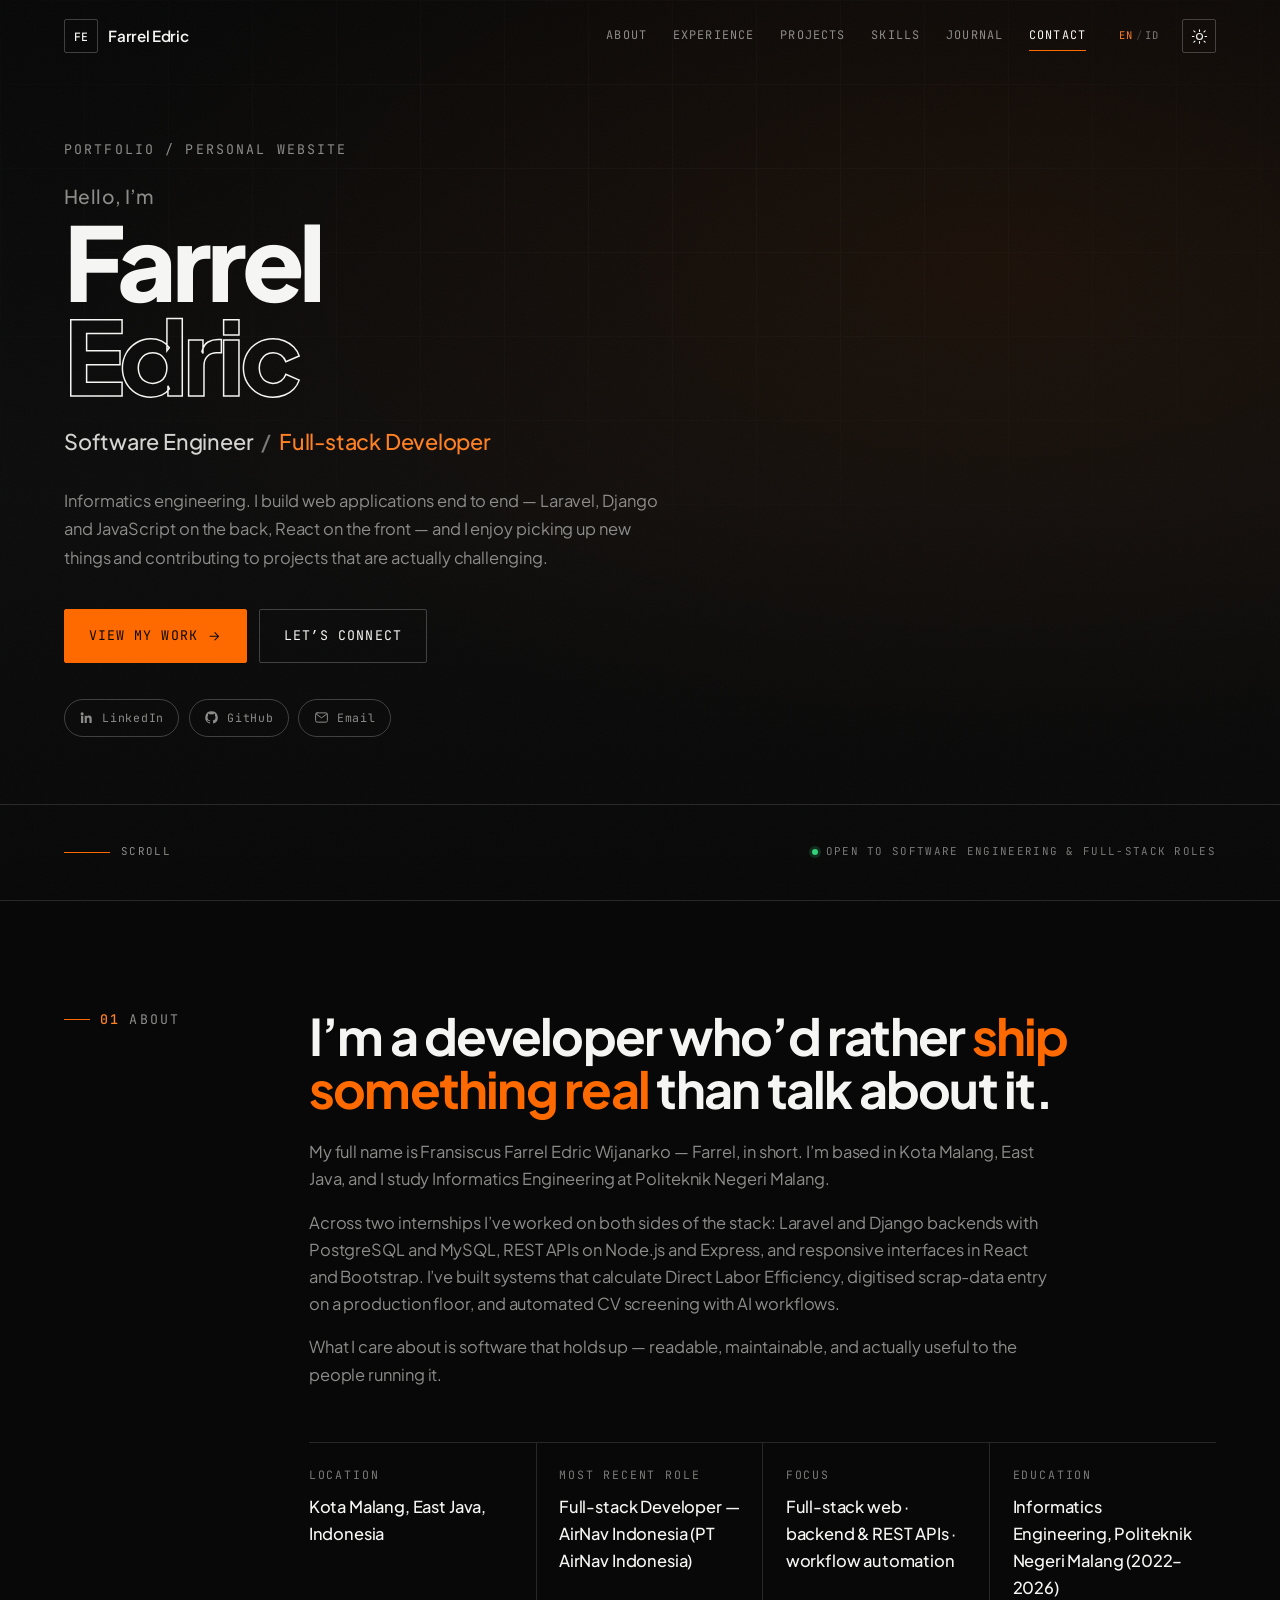
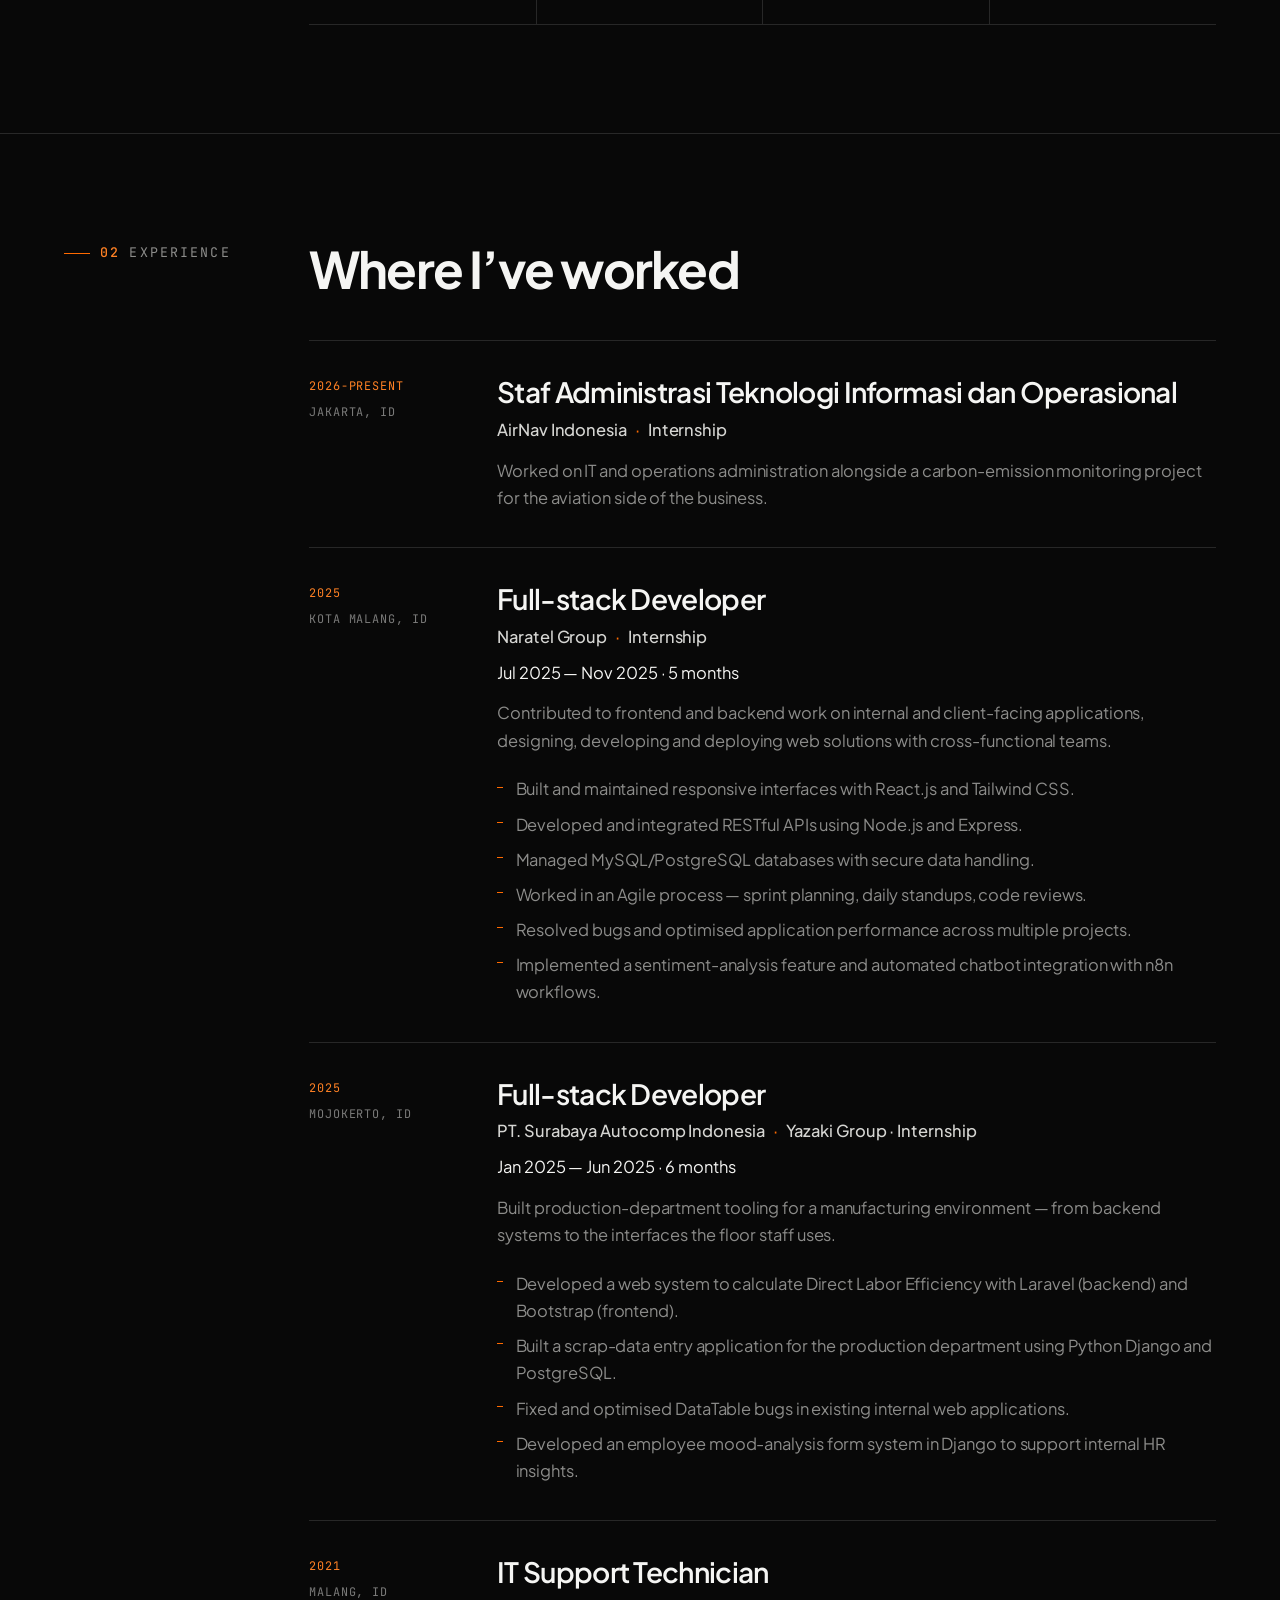
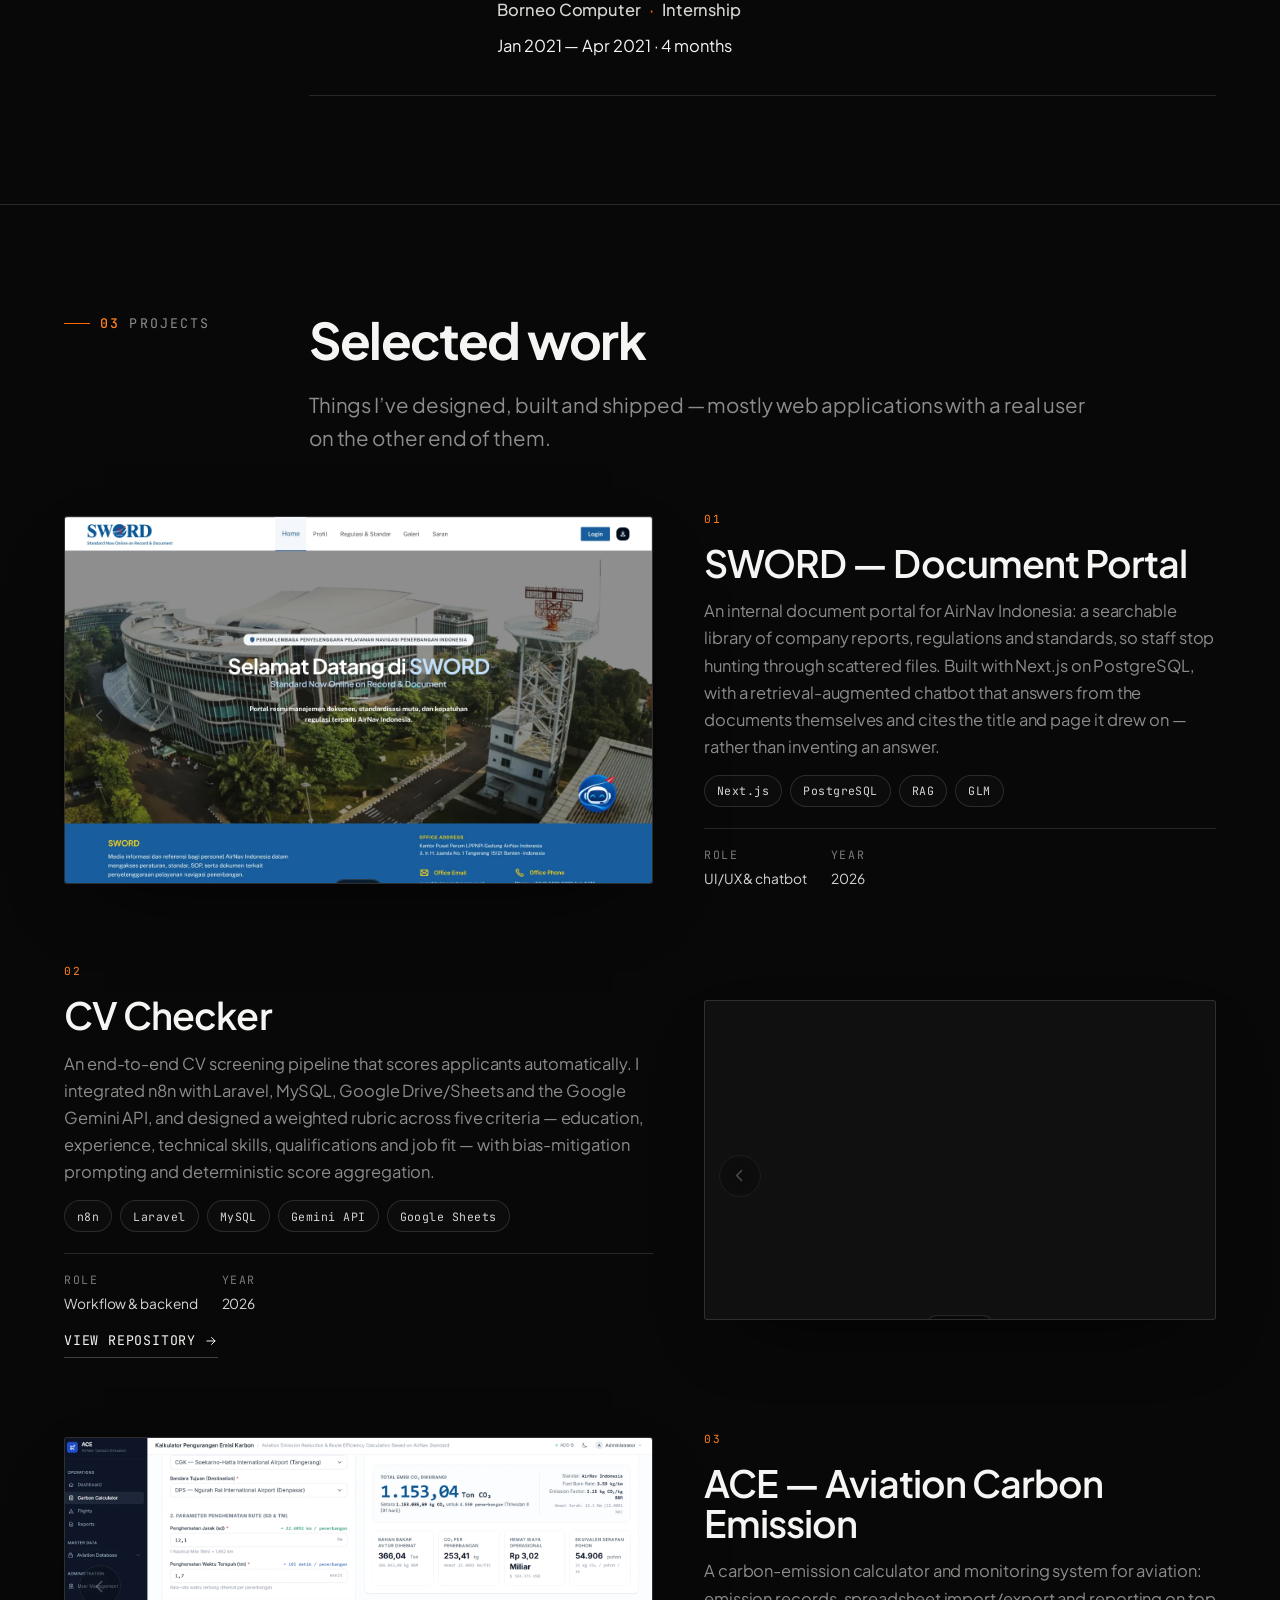
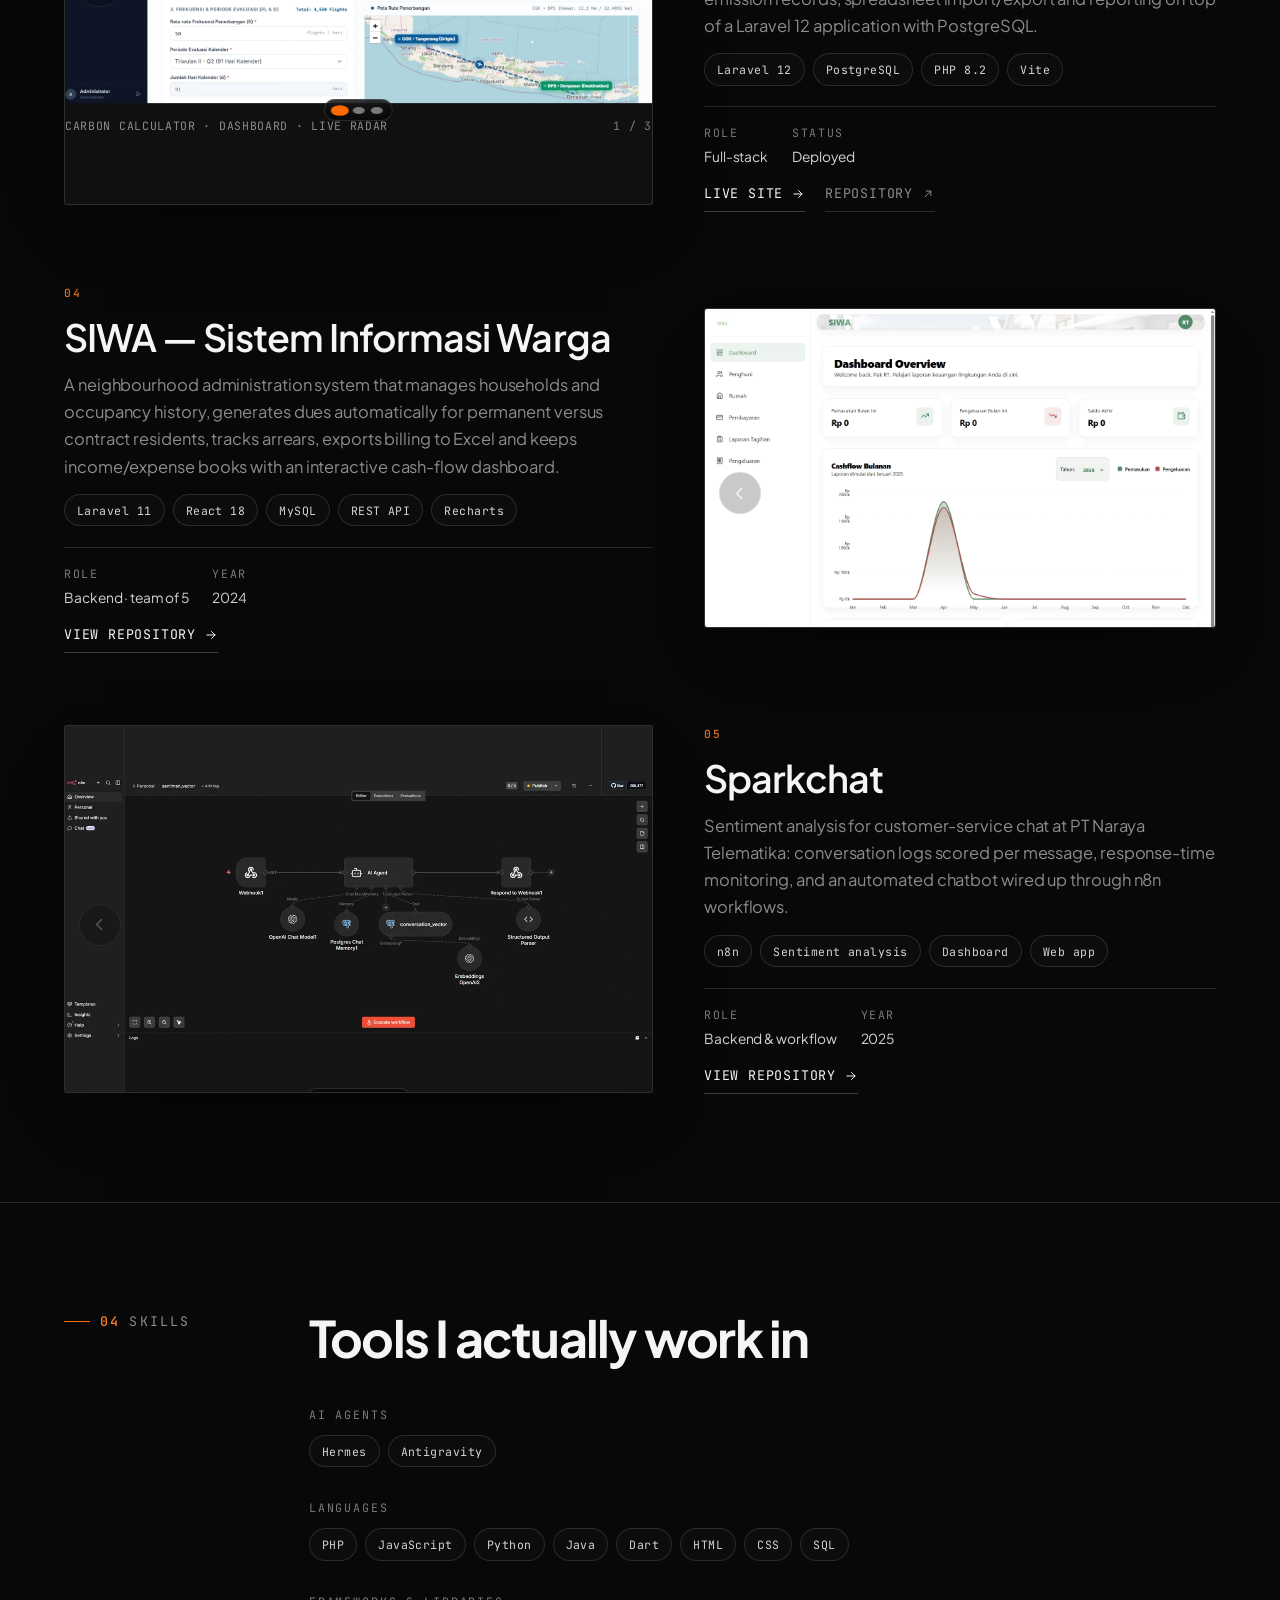
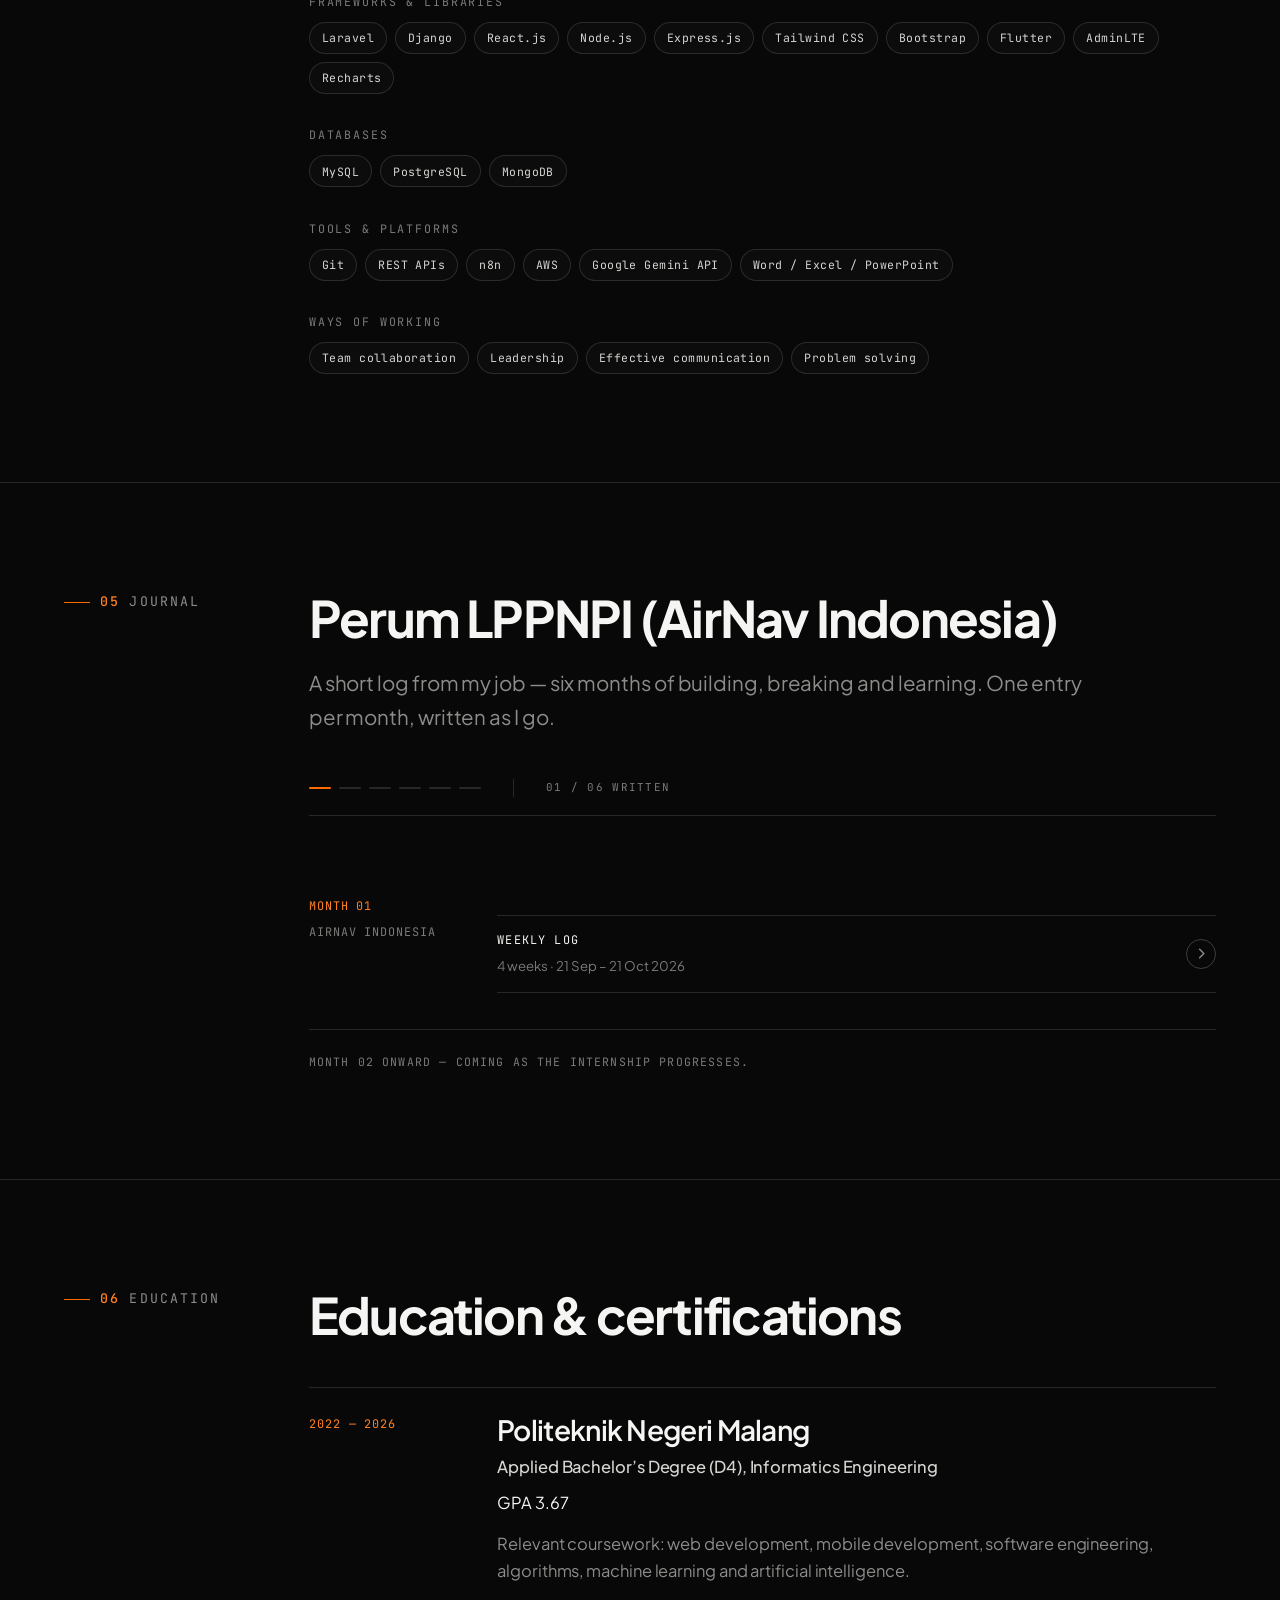
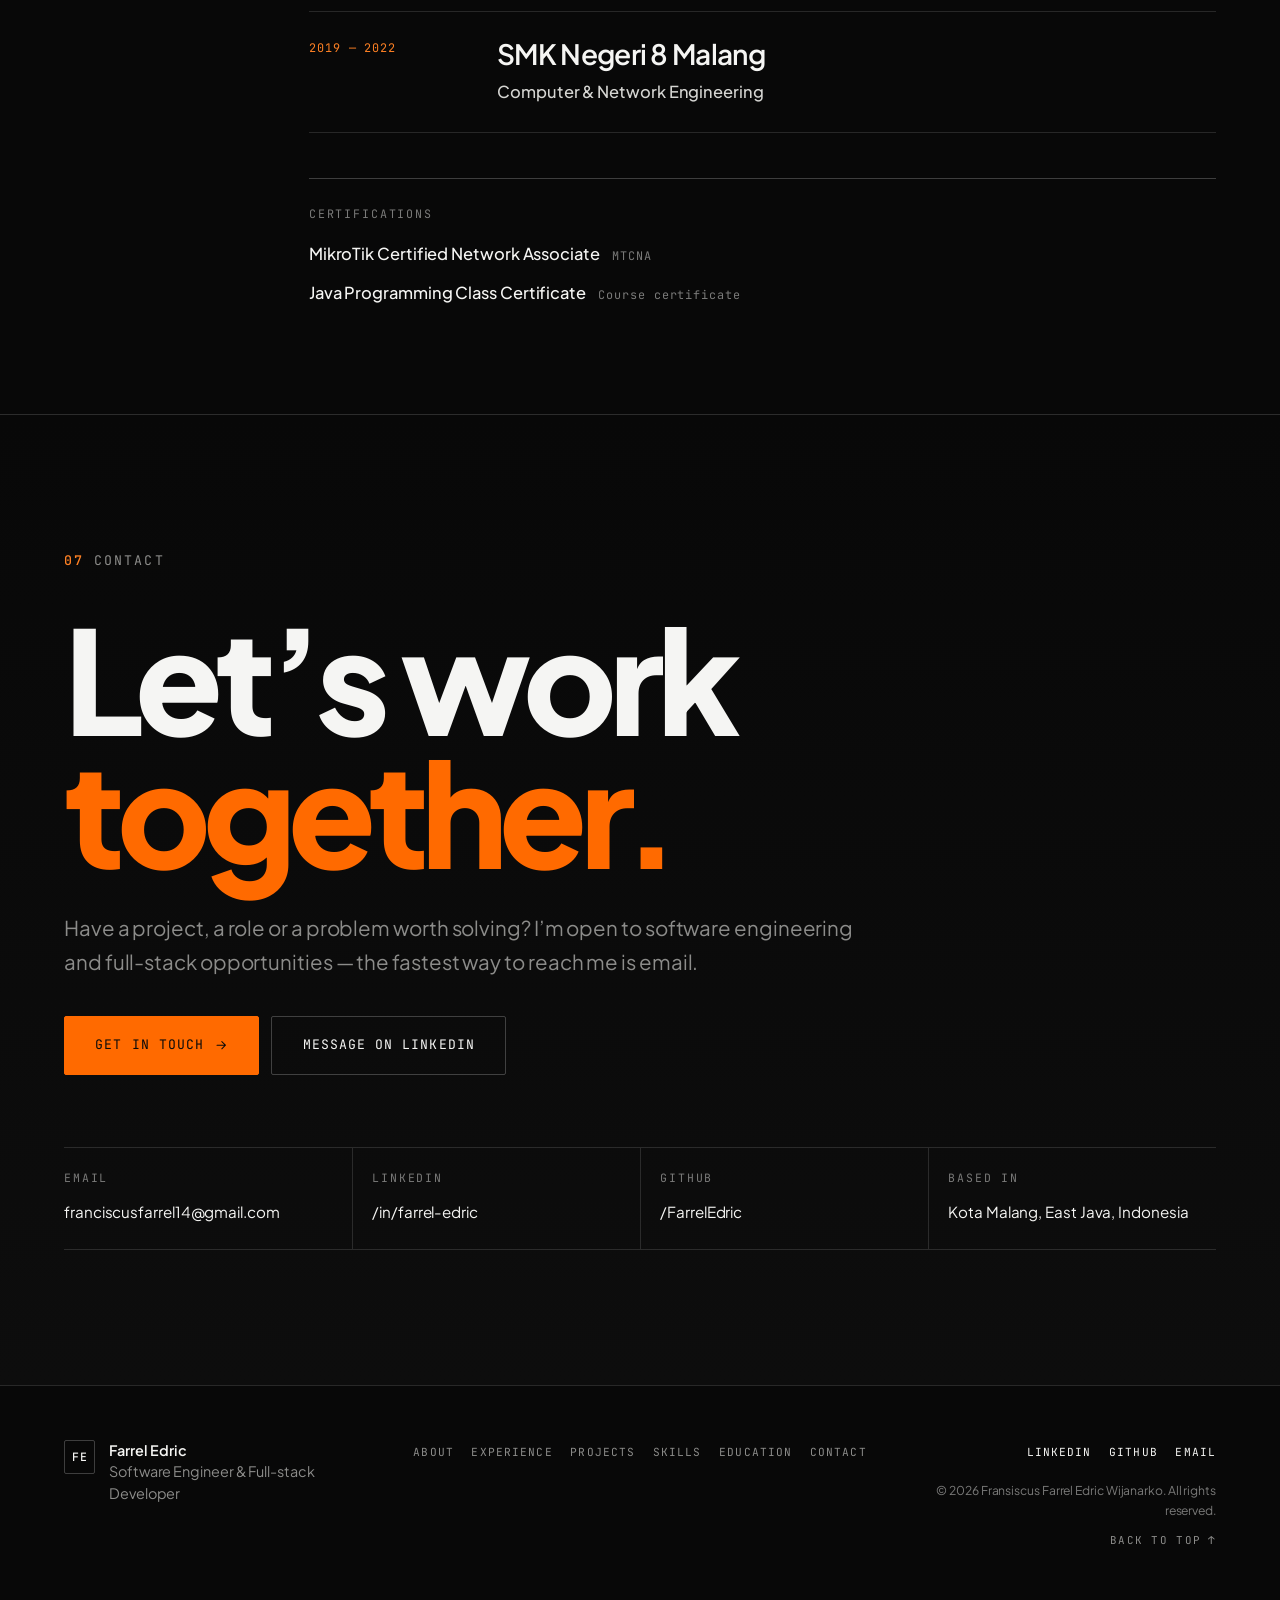
<file: index.html>
<!DOCTYPE html>
<html lang="en" data-theme="dark">
<head>
<meta charset="utf-8">
<meta name="viewport" content="width=device-width, initial-scale=1">
<title>Farrel Edric — Software Engineer &amp; Full-stack Developer</title>
<meta name="description" content="Farrel Edric (Fransiscus Farrel Edric Wijanarko) is a software engineer and full-stack developer based in Kota Malang, Indonesia, building production web applications with Laravel, Django, React, Node.js and PostgreSQL.">
<meta name="author" content="Fransiscus Farrel Edric Wijanarko">
<meta name="theme-color" content="#080808" media="(prefers-color-scheme: dark)">
<meta name="theme-color" content="#F5F5F2" media="(prefers-color-scheme: light)">
<meta name="color-scheme" content="dark light">

<link rel="canonical" href="https://farreledric.github.io/portfolio/">
<meta property="og:type" content="website">
<meta property="og:url" content="https://farreledric.github.io/portfolio/">
<meta property="og:site_name" content="Farrel Edric">
<meta property="og:title" content="Farrel Edric — Software Engineer &amp; Full-stack Developer">
<meta property="og:description" content="Full-stack developer in Malang, Indonesia. Laravel, Django, React and Node.js backends, REST APIs and interfaces that ship.">
<meta property="og:image" content="https://farreledric.github.io/portfolio/assets/og-image.png">
<meta property="og:image:width" content="1200">
<meta property="og:image:height" content="630">
<meta property="og:image:alt" content="Farrel Edric — Software Engineer and Full-stack Developer">
<meta name="twitter:card" content="summary_large_image">
<meta name="twitter:title" content="Farrel Edric — Software Engineer &amp; Full-stack Developer">
<meta name="twitter:description" content="Full-stack developer in Malang, Indonesia. Laravel, Django, React and Node.js backends, REST APIs and interfaces that ship.">
<meta name="twitter:image" content="https://farreledric.github.io/portfolio/assets/og-image.png">

<link rel="icon" href="assets/favicon.svg" type="image/svg+xml">
<link rel="apple-touch-icon" href="assets/favicon-180.png">

<link rel="preconnect" href="https://fonts.googleapis.com">
<link rel="preconnect" href="https://fonts.gstatic.com" crossorigin>
<link rel="stylesheet" href="https://fonts.googleapis.com/css2?family=Plus+Jakarta+Sans:ital,wght@0,300;0,400;0,500;0,600;0,700;0,800;1,400&family=JetBrains+Mono:wght@400;500&display=swap">
<link rel="stylesheet" href="assets/css/style.css">
<link rel="stylesheet" href="assets/css/slider.css">

<script>
  /* Applied before first paint: theme + no-flash + graceful no-JS fallback */
  (function () {
    var root = document.documentElement;
    root.classList.add('js');
    var stored = null;
    try { stored = localStorage.getItem('fe-theme'); } catch (e) {}
    root.setAttribute('data-theme', stored === 'light' ? 'light' : 'dark');
  })();
</script>

<script type="application/ld+json">
{
  "@context": "https://schema.org",
  "@type": "Person",
  "name": "Fransiscus Farrel Edric Wijanarko",
  "alternateName": "Farrel Edric",
  "jobTitle": "Software Engineer, Full-stack Developer",
  "description": "Software engineer and full-stack developer based in Kota Malang, Indonesia.",
  "email": "mailto:franciscusfarrel14@gmail.com",
  "address": { "@type": "PostalAddress", "addressLocality": "Kota Malang", "addressRegion": "East Java", "addressCountry": "ID" },
  "alumniOf": [
    { "@type": "CollegeOrUniversity", "name": "Politeknik Negeri Malang" },
    { "@type": "EducationalOrganization", "name": "SMK Negeri 8 Malang" }
  ],
  "sameAs": [
    "https://www.linkedin.com/in/farrel-edric/",
    "https://github.com/FarrelEdric"
  ],
  "knowsAbout": ["Laravel", "Django", "React", "Node.js", "PHP", "Python", "JavaScript", "PostgreSQL", "MySQL", "n8n"]
}
</script>
</head>
<body>

<a class="skip-link" href="#home">Skip to content</a>

<!-- ───────────────────────── NAV ───────────────────────── -->
<header class="nav" id="nav">
  <div class="nav__inner">
    <a class="brand" href="#home" aria-label="Farrel Edric — home">
      <span class="brand__mark" aria-hidden="true">FE</span>
      <span class="brand__text">Farrel&nbsp;Edric</span>
    </a>

    <nav class="nav__links" aria-label="Primary">
      <a href="#about">About</a>
      <a href="#experience">Experience</a>
      <a href="#projects">Projects</a>
      <a href="#skills">Skills</a>
      <a href="#journal">Journal</a>
      <a href="#contact">Contact</a>
    </nav>

    <div class="nav__actions">
      <button class="lang-toggle" id="lang-toggle" type="button"
              aria-label="Switch to Indonesian" aria-pressed="false">
        <span class="lang-toggle__opt lang-toggle__opt--en">EN</span>
        <span class="lang-toggle__sep" aria-hidden="true">/</span>
        <span class="lang-toggle__opt lang-toggle__opt--id">ID</span>
      </button>

      <button class="theme-toggle" id="theme-toggle" type="button" aria-label="Switch to light theme" aria-pressed="false">
        <span class="theme-toggle__track" aria-hidden="true">
          <svg class="theme-toggle__icon theme-toggle__icon--moon" viewBox="0 0 24 24" fill="none" stroke="currentColor" stroke-width="1.6" stroke-linecap="round" stroke-linejoin="round"><path d="M21 12.8A8.5 8.5 0 1 1 11.2 3a6.6 6.6 0 0 0 9.8 9.8Z"/></svg>
          <svg class="theme-toggle__icon theme-toggle__icon--sun" viewBox="0 0 24 24" fill="none" stroke="currentColor" stroke-width="1.6" stroke-linecap="round" stroke-linejoin="round"><circle cx="12" cy="12" r="4.2"/><path d="M12 2.6v2.2M12 19.2v2.2M4.2 12H2M22 12h-2.2M5.6 5.6 4 4M20 20l-1.6-1.6M18.4 5.6 20 4M4 20l1.6-1.6"/></svg>
        </span>
      </button>

      <button class="burger" id="burger" type="button" aria-label="Open menu" aria-expanded="false" aria-controls="mobile-menu">
        <span aria-hidden="true"></span><span aria-hidden="true"></span>
      </button>
    </div>
  </div>
  <div class="nav__progress" id="nav-progress" aria-hidden="true"></div>
</header>

<div class="mobile-menu" id="mobile-menu" hidden>
  <nav class="mobile-menu__links" aria-label="Mobile">
    <a href="#home"><span>01</span>Home</a>
    <a href="#about"><span>02</span>About</a>
    <a href="#experience"><span>03</span>Experience</a>
    <a href="#projects"><span>04</span>Projects</a>
    <a href="#skills"><span>05</span>Skills</a>
    <a href="#journal"><span>06</span>Journal</a>
    <a href="#education"><span>07</span>Education</a>
    <a href="#contact"><span>08</span>Contact</a>
  </nav>
  <div class="mobile-menu__foot">
    <a href="mailto:franciscusfarrel14@gmail.com">franciscusfarrel14@gmail.com</a>
    <p>Kota Malang, East Java, Indonesia</p>
  </div>
</div>

<main>

<!-- ───────────────────────── HERO ───────────────────────── -->
<section class="hero" id="home">
  <div class="hero__grid" aria-hidden="true"></div>

  <div class="container hero__inner">
    <div class="hero__copy">
      <p class="eyebrow hero__eyebrow">Portfolio / Personal Website</p>

      <h1 class="hero__name">
        <span class="hero__greeting">Hello, I&rsquo;m</span> 
        <span class="hero__line">Farrel</span>
        <span class="hero__line hero__line--outline">Edric</span>
      </h1>

      <p class="hero__role">
        Software Engineer <span class="sep" aria-hidden="true">/</span>
        <em>Full-stack Developer</em>
      </p>

      <p class="hero__intro">
        Informatics engineering. I build web
        applications end to end &mdash; Laravel, Django and JavaScript on the back,
        React on the front &mdash; and I enjoy picking up new things and contributing
        to projects that are actually challenging.
      </p>

      <div class="hero__cta">
        <a class="btn btn--primary" href="#projects">
          View My Work
          <svg viewBox="0 0 24 24" fill="none" stroke="currentColor" stroke-width="1.7" stroke-linecap="round" stroke-linejoin="round"><path d="M5 12h14M13 6l6 6-6 6"/></svg>
        </a>
        <a class="btn btn--ghost" href="#contact">Let&rsquo;s Connect</a>
      </div>

      <ul class="socials" aria-label="Elsewhere">
        <li>
          <a href="https://www.linkedin.com/in/farrel-edric/" target="_blank" rel="noopener noreferrer" aria-label="LinkedIn profile">
            <svg viewBox="0 0 24 24" fill="currentColor" aria-hidden="true"><path d="M4.98 3.5a2.5 2.5 0 1 1 0 5 2.5 2.5 0 0 1 0-5ZM3.2 9.2h3.6v11.6H3.2V9.2Zm5.9 0h3.45v1.58h.05c.48-.87 1.65-1.79 3.4-1.79 3.63 0 4.3 2.3 4.3 5.3v6.5h-3.6v-5.76c0-1.37-.02-3.14-1.95-3.14-1.96 0-2.26 1.5-2.26 3.04v5.86H9.1V9.2Z"/></svg>
            <span>LinkedIn</span>
          </a>
        </li>
        <li>
          <a href="https://github.com/FarrelEdric" target="_blank" rel="noopener noreferrer" aria-label="GitHub profile">
            <svg viewBox="0 0 24 24" fill="currentColor" aria-hidden="true"><path d="M12 2a10 10 0 0 0-3.16 19.49c.5.09.68-.22.68-.48v-1.7c-2.78.6-3.37-1.34-3.37-1.34-.45-1.16-1.11-1.47-1.11-1.47-.91-.62.07-.6.07-.6 1 .07 1.53 1.03 1.53 1.03.9 1.53 2.36 1.09 2.94.83.09-.65.35-1.09.63-1.34-2.22-.25-4.56-1.11-4.56-4.94 0-1.09.39-1.98 1.03-2.68-.1-.25-.45-1.27.1-2.65 0 0 .84-.27 2.75 1.02a9.5 9.5 0 0 1 5 0c1.91-1.29 2.75-1.02 2.75-1.02.55 1.38.2 2.4.1 2.65.64.7 1.03 1.59 1.03 2.68 0 3.84-2.34 4.69-4.57 4.94.36.31.68.92.68 1.86v2.75c0 .27.18.58.69.48A10 10 0 0 0 12 2Z"/></svg>
            <span>GitHub</span>
          </a>
        </li>
        <li>
          <a href="mailto:franciscusfarrel14@gmail.com" aria-label="Email Farrel Edric">
            <svg viewBox="0 0 24 24" fill="none" stroke="currentColor" stroke-width="1.6" stroke-linecap="round" stroke-linejoin="round" aria-hidden="true"><rect x="2.6" y="4.6" width="18.8" height="14.8" rx="2.4"/><path d="m3.4 6.4 8.6 6.2 8.6-6.2"/></svg>
            <span>Email</span>
          </a>
        </li>
      </ul>
    </div>

    <div class="hero__visual">
      <div class="hero__glow" aria-hidden="true"></div>
      <div class="hero__disc" aria-hidden="true"><span>FE</span></div>
      <picture id="hero-picture">
        <source type="image/webp" srcset="assets/portrait.webp 760w, assets/portrait-2x.webp 1140w"
                sizes="(max-width: 940px) 78vw, 460px">
        <img class="hero__portrait" id="hero-portrait" src="assets/portrait.png"
             width="760" height="950" alt="Portrait of Farrel Edric"
             fetchpriority="high" decoding="async">
      </picture>
      <p class="hero__caption" aria-hidden="true">Kota Malang &middot; ID</p>
    </div>
  </div>

  <div class="container hero__foot">
    <a class="scroll-hint" href="#about">
      <span class="scroll-hint__line" aria-hidden="true"></span>
      Scroll
    </a>
    <p class="hero__avail">Open to software engineering &amp; full-stack roles</p>
  </div>
</section>

<!-- ───────────────────────── ABOUT ───────────────────────── -->
<section class="section" id="about">
  <div class="container grid-aside">
    <header class="aside">
      <p class="eyebrow"><span class="num">01</span> About</p>
    </header>

    <div class="body">
      <h2 class="h2 reveal">
        I&rsquo;m a developer who&rsquo;d rather <em>ship something real</em> than
        talk about it.
      </h2>

      <div class="prose reveal">
        <p>
          My full name is Fransiscus Farrel Edric Wijanarko &mdash; Farrel, in short.
          I&rsquo;m based in Kota Malang, East Java, and I study Informatics
          Engineering at Politeknik Negeri Malang.
        </p>
        <p>
          Across two internships I&rsquo;ve worked on both sides of the stack:
          Laravel and Django backends with PostgreSQL and MySQL, REST APIs on
          Node.js and Express, and responsive interfaces in React and Bootstrap.
          I&rsquo;ve built systems that calculate Direct Labor Efficiency, digitised
          scrap-data entry on a production floor, and automated CV screening with
          AI workflows.
        </p>
        <p>
          What I care about is software that holds up &mdash; readable, maintainable,
          and actually useful to the people running it.
        </p>
      </div>

      <dl class="facts reveal">
        <div class="fact">
          <dt>Location</dt>
          <dd>Kota Malang, East Java, Indonesia</dd>
        </div>
        <div class="fact">
          <dt>Most recent role</dt>
          <dd>Full-stack Developer &mdash; AirNav Indonesia (PT AirNav Indonesia)</dd>
        </div>
        <div class="fact">
          <dt>Focus</dt>
          <dd>Full-stack web &middot; backend &amp; REST APIs &middot; workflow automation</dd>
        </div>
        <div class="fact">
          <dt>Education</dt>
          <dd>Informatics Engineering, Politeknik Negeri Malang (2022&ndash;2026)</dd>
        </div>
      </dl>
    </div>
  </div>
</section>

<!-- ───────────────────────── EXPERIENCE ───────────────────────── -->
<section class="section" id="experience">
  <div class="container grid-aside">
    <header class="aside">
      <p class="eyebrow"><span class="num">02</span> Experience</p>
    </header>

    <div class="body">
      <h2 class="h2 reveal">Where I&rsquo;ve worked</h2>

      <ol class="timeline">
        <li class="timeline__item reveal">
          <div class="timeline__meta">
             <span class="when">2026-present</span>
            <span class="place">Jakarta, ID</span>
          </div>
          <div class="timeline__main">
            <h3 class="h3">Staf Administrasi Teknologi Informasi dan Operasional</h3>
            <p class="org">AirNav Indonesia <span class="dot" aria-hidden="true">&middot;</span> <span class="note">Internship</span></p>
            <!-- TODO Farrel: add the period line, e.g. <p class="period">Mon YYYY &mdash; Mon YYYY</p> -->
            <div class="prose prose--sm">
              <p>
                Worked on IT and operations administration alongside a
                carbon-emission monitoring project for the aviation side of the
                business.
              </p>
            </div>          </div>
        </li>

        <li class="timeline__item reveal">
          <div class="timeline__meta">
            <span class="when">2025</span>
            <span class="place">Kota Malang, ID</span>
          </div>
          <div class="timeline__main">
            <h3 class="h3">Full-stack Developer</h3>
            <p class="org">Naratel Group <span class="dot" aria-hidden="true">&middot;</span> <span class="note">Internship</span></p>
            <p class="period">Jul 2025 &mdash; Nov 2025 &middot; 5 months</p>
            <div class="prose prose--sm">
              <p>
                Contributed to frontend and backend work on internal and
                client-facing applications, designing, developing and deploying
                web solutions with cross-functional teams.
              </p>
            </div>
            <ul class="bullets">
              <li>Built and maintained responsive interfaces with React.js and Tailwind CSS.</li>
              <li>Developed and integrated RESTful APIs using Node.js and Express.</li>
              <li>Managed MySQL/PostgreSQL databases with secure data handling.</li>
              <li>Worked in an Agile process &mdash; sprint planning, daily standups, code reviews.</li>
              <li>Resolved bugs and optimised application performance across multiple projects.</li>
              <li>Implemented a sentiment-analysis feature and automated chatbot integration with n8n workflows.</li>
            </ul>
          </div>
        </li>

        <li class="timeline__item reveal">
          <div class="timeline__meta">
            <span class="when">2025</span>
            <span class="place">Mojokerto, ID</span>
          </div>
          <div class="timeline__main">
            <h3 class="h3">Full-stack Developer</h3>
            <p class="org">PT. Surabaya Autocomp Indonesia <span class="dot" aria-hidden="true">&middot;</span> <span class="note">Yazaki Group &middot; Internship</span></p>
            <p class="period">Jan 2025 &mdash; Jun 2025 &middot; 6 months</p>
            <div class="prose prose--sm">
              <p>
                Built production-department tooling for a manufacturing environment
                &mdash; from backend systems to the interfaces the floor staff uses.
              </p>
            </div>
            <ul class="bullets">
              <li>Developed a web system to calculate Direct Labor Efficiency with Laravel (backend) and Bootstrap (frontend).</li>
              <li>Built a scrap-data entry application for the production department using Python Django and PostgreSQL.</li>
              <li>Fixed and optimised DataTable bugs in existing internal web applications.</li>
              <li>Developed an employee mood-analysis form system in Django to support internal HR insights.</li>
            </ul>
          </div>
        </li>

        <li class="timeline__item reveal">
          <div class="timeline__meta">
            <span class="when">2021</span>
            <span class="place">Malang, ID</span>
          </div>
          <div class="timeline__main">
            <h3 class="h3">IT Support Technician</h3>
            <p class="org">Borneo Computer <span class="dot" aria-hidden="true">&middot;</span> <span class="note">Internship</span></p>
            <p class="period">Jan 2021 &mdash; Apr 2021 &middot; 4 months</p>
          </div>
        </li>
      </ol>
    </div>
  </div>
</section>

<!-- ───────────────────────── PROJECTS ───────────────────────── -->
<section class="section" id="projects">
  <div class="container grid-aside">
    <header class="aside">
      <p class="eyebrow"><span class="num">03</span> Projects</p>
    </header>

    <div class="body">
      <h2 class="h2 reveal">Selected work</h2>
      <p class="lede reveal">
        Things I&rsquo;ve designed, built and shipped &mdash; mostly web applications
        with a real user on the other end of them.
      </p>
    </div>
  </div>

  <div class="container projects">

        <article class="project reveal">
      <div class="project__media project__media--slider">
        <div class="ace-slider" data-slider>
          <div class="ace-slider__viewport">
            <figure class="ace-slider__slide">
              <picture>
                <source type="image/webp" srcset="assets/projects/sword/sword-home.webp">
                <img draggable="false" src="assets/projects/sword/sword-home.jpg" width="1440" height="900"
                     alt="SWORD home page: the AirNav Indonesia logo and navigation above a hero reading 'Selamat Datang di SWORD', with the chatbot launcher floating at the bottom right"
                     loading="lazy" decoding="async">
              </picture>
            </figure>
            <figure class="ace-slider__slide">
              <picture>
                <source type="image/webp" srcset="assets/projects/sword/sword-chatbot.webp">
                <img draggable="false" src="assets/projects/sword/sword-chatbot.jpg" width="1440" height="900"
                     alt="The SWORD chatbot answering a question about web application requirements, listing the documents needed and citing two source documents with their page ranges"
                     loading="lazy" decoding="async">
              </picture>
            </figure>
          </div>

          <button class="ace-slider__nav ace-slider__nav--prev" type="button" aria-label="Previous screenshot">
            <svg viewBox="0 0 24 24" fill="none" stroke="currentColor" stroke-width="1.9" stroke-linecap="round" stroke-linejoin="round" aria-hidden="true"><path d="M15 5l-7 7 7 7"/></svg>
          </button>
          <button class="ace-slider__nav ace-slider__nav--next" type="button" aria-label="Next screenshot">
            <svg viewBox="0 0 24 24" fill="none" stroke="currentColor" stroke-width="1.9" stroke-linecap="round" stroke-linejoin="round" aria-hidden="true"><path d="M9 5l7 7-7 7"/></svg>
          </button>
          <div class="ace-slider__dots" role="tablist" aria-label="Choose screenshot"></div>

          <p class="ace-slider__meta">
            <span>Document portal &middot; RAG chatbot</span>
            <span class="ace-slider__count" aria-live="polite"></span>
          </p>
        </div>
      </div>
      <div class="project__info">
        <p class="project__idx">01</p>
        <h3 class="h3 h3--lg">SWORD &mdash; Document Portal</h3>
        <p class="prose prose--sm">
          An internal document portal for AirNav Indonesia: a searchable library of
          company reports, regulations and standards, so staff stop hunting through
          scattered files. Built with Next.js on PostgreSQL, with a
          retrieval-augmented chatbot that answers from the documents themselves and
          cites the title and page it drew on &mdash; rather than inventing an answer.
        </p>
        <ul class="tags">
          <li>Next.js</li><li>PostgreSQL</li><li>RAG</li><li>GLM</li>
        </ul>
        <dl class="project__specs">
          <div><dt>Role</dt><dd>UI/UX &amp; chatbot</dd></div>
          <div><dt>Year</dt><dd>2026</dd></div>
        </dl>
      </div>
    </article>
<article class="project project--flip reveal">
      <div class="project__media project__media--slider">
        <div class="ace-slider" data-slider>
          <div class="ace-slider__viewport">
            <figure class="ace-slider__slide">
              <picture>
                <source type="image/webp" srcset="assets/projects/cv-checker/cv-workflow.webp">
                <img draggable="false" src="assets/projects/cv-checker/cv-workflow.png" width="1600" height="1000"
                     alt="The n8n CV screening workflow: a Webhook receives the CV, then Extract from File and Code nodes parse it, an OpenAI chat model fills Personal Data and Qualifications fields, and the scored result is summarised and written to Google Sheets before being sent back to Laravel"
                     loading="lazy" decoding="async">
              </picture>
            </figure>
            <figure class="ace-slider__slide">
              <picture>
                <source type="image/webp" srcset="assets/projects/cv-checker/landing-page.webp">
                <img draggable="false" src="assets/projects/cv-checker/landing-page.png" width="1600" height="1000"
                     alt="HR Hub careers landing page: 'Find Your Dream Career Here' with latest vacancies for Senior Backend Developer (Laravel), Fullstack Developer and UI/UX Designer"
                     loading="lazy" decoding="async">
              </picture>
            </figure>
            <figure class="ace-slider__slide">
              <picture>
                <source type="image/webp" srcset="assets/projects/cv-checker/hr-workflow.webp">
                <img draggable="false" src="assets/projects/cv-checker/hr-workflow.png" width="1600" height="1000"
                     alt="HR Hub workflow: the candidate repository table and the AI CV Analysis form that scores a resume against employment history, skills and job description. The candidate row is pixelated for privacy"
                     loading="lazy" decoding="async">
              </picture>
            </figure>
          </div>

          <button class="ace-slider__nav ace-slider__nav--prev" type="button" aria-label="Previous screenshot">
            <svg viewBox="0 0 24 24" fill="none" stroke="currentColor" stroke-width="1.9" stroke-linecap="round" stroke-linejoin="round" aria-hidden="true"><path d="M15 5l-7 7 7 7"/></svg>
          </button>
          <button class="ace-slider__nav ace-slider__nav--next" type="button" aria-label="Next screenshot">
            <svg viewBox="0 0 24 24" fill="none" stroke="currentColor" stroke-width="1.9" stroke-linecap="round" stroke-linejoin="round" aria-hidden="true"><path d="M9 5l7 7-7 7"/></svg>
          </button>
          <div class="ace-slider__dots" role="tablist" aria-label="Choose screenshot"></div>

          <p class="ace-slider__meta">
            <span>n8n workflow &middot; Careers site &middot; Screening form</span>
            <span class="ace-slider__count" aria-live="polite"></span>
          </p>
        </div>
      </div>
      <div class="project__info">
        <p class="project__idx">02</p>
        <h3 class="h3 h3--lg">CV&nbsp;Checker</h3>
        <p class="prose prose--sm">
          An end-to-end CV screening pipeline that scores applicants automatically.
          I integrated n8n with Laravel, MySQL, Google Drive/Sheets and the Google
          Gemini API, and designed a weighted rubric across five criteria &mdash;
          education, experience, technical skills, qualifications and job fit &mdash;
          with bias-mitigation prompting and deterministic score aggregation.
        </p>
        <ul class="tags">
          <li>n8n</li><li>Laravel</li><li>MySQL</li><li>Gemini API</li><li>Google Sheets</li>
        </ul>
        <dl class="project__specs">
          <div><dt>Role</dt><dd>Workflow &amp; backend</dd></div>
          <div><dt>Year</dt><dd>2026</dd></div>
        </dl>
        <a class="link-arrow" href="https://github.com/FarrelEdric/CV_SCAN-N8N" target="_blank" rel="noopener noreferrer">
          View repository
          <svg viewBox="0 0 24 24" fill="none" stroke="currentColor" stroke-width="1.7" stroke-linecap="round" stroke-linejoin="round"><path d="M5 12h14M13 6l6 6-6 6"/></svg>
        </a>
      </div>
    </article>

    <article class="project reveal">
      <div class="project__media project__media--slider">
        <div class="ace-slider" data-slider>
          <div class="ace-slider__viewport">
            <figure class="ace-slider__slide">
              <picture>
                <source type="image/webp" srcset="assets/projects/ace/carbon-calculator.webp">
                <img draggable="false" src="assets/projects/ace/carbon-calculator.png" width="1600" height="722"
                     alt="ACE carbon calculator: route and saving parameters on the left, total CO2 reduced, fuel saved, cost saving and tree-absorption equivalent on the right"
                     loading="lazy" decoding="async">
              </picture>
            </figure>
            <figure class="ace-slider__slide">
              <picture>
                <source type="image/webp" srcset="assets/projects/ace/dashboard.webp">
                <img draggable="false" src="assets/projects/ace/dashboard.png" width="1600" height="726"
                     alt="ACE dashboard: KPI cards for total flights, CO2, CO2 per passenger, fuel, passengers and load factor, with a CO2 emission trend chart and a CO2 by aircraft type doughnut chart"
                     loading="lazy" decoding="async">
              </picture>
            </figure>
            <figure class="ace-slider__slide">
              <picture>
                <source type="image/webp" srcset="assets/projects/ace/flight-radar.webp">
                <img draggable="false" src="assets/projects/ace/flight-radar.png" width="1600" height="723"
                     alt="ACE real-time flight radar map: 393 active aircraft tracked live over Indonesian airspace with a climbing, descending and on-ground legend"
                     loading="lazy" decoding="async">
              </picture>
            </figure>
          </div>

          <button class="ace-slider__nav ace-slider__nav--prev" type="button" aria-label="Previous screenshot">
            <svg viewBox="0 0 24 24" fill="none" stroke="currentColor" stroke-width="1.9" stroke-linecap="round" stroke-linejoin="round" aria-hidden="true"><path d="M15 5l-7 7 7 7"/></svg>
          </button>
          <button class="ace-slider__nav ace-slider__nav--next" type="button" aria-label="Next screenshot">
            <svg viewBox="0 0 24 24" fill="none" stroke="currentColor" stroke-width="1.9" stroke-linecap="round" stroke-linejoin="round" aria-hidden="true"><path d="M9 5l7 7-7 7"/></svg>
          </button>
          <div class="ace-slider__dots" role="tablist" aria-label="Choose screenshot"></div>

          <p class="ace-slider__meta">
            <span>Carbon calculator &middot; Dashboard &middot; Live radar</span>
            <span class="ace-slider__count" aria-live="polite"></span>
          </p>
        </div>
      </div>
      <div class="project__info">
        <p class="project__idx">03</p>
        <h3 class="h3 h3--lg">ACE &mdash; Aviation Carbon Emission</h3>
        <p class="prose prose--sm">
          A carbon-emission calculator and monitoring system for aviation: emission
          records, spreadsheet import/export and reporting on top of a Laravel 12
          application with PostgreSQL.
        </p>
        <ul class="tags">
          <li>Laravel 12</li><li>PostgreSQL</li><li>PHP 8.2</li><li>Vite</li>
        </ul>
        <dl class="project__specs">
          <div><dt>Role</dt><dd>Full-stack</dd></div>
          <div><dt>Status</dt><dd>Deployed</dd></div>
        </dl>
        <div class="project__links">
          <a class="link-arrow" href="https://carbon-emission-orcin.vercel.app" target="_blank" rel="noopener noreferrer">
            Live site
            <svg viewBox="0 0 24 24" fill="none" stroke="currentColor" stroke-width="1.7" stroke-linecap="round" stroke-linejoin="round"><path d="M5 12h14M13 6l6 6-6 6"/></svg>
          </a>
          <a class="link-arrow link-arrow--muted" href="https://github.com/FarrelEdric/CARBON_EMISSION" target="_blank" rel="noopener noreferrer">
            Repository
            <svg viewBox="0 0 24 24" fill="none" stroke="currentColor" stroke-width="1.7" stroke-linecap="round" stroke-linejoin="round" aria-hidden="true"><path d="M7 17 17 7M9 7h8v8"/></svg>
          </a>
        </div>
      </div>
    </article>

    <article class="project project--flip reveal">
      <div class="project__media project__media--slider">
        <div class="ace-slider" data-slider>
          <div class="ace-slider__viewport">
            <figure class="ace-slider__slide">
              <picture>
                <source type="image/webp" srcset="assets/projects/siwa/siwa-01-dashboard.webp">
                <img draggable="false" src="assets/projects/siwa/siwa-01-dashboard.png" width="1440" height="900"
                     alt="SIWA dashboard: summary cards for income, expenses and balance, with a monthly income-versus-expense chart"
                     loading="lazy" decoding="async">
              </picture>
            </figure>
            <figure class="ace-slider__slide">
              <picture>
                <source type="image/webp" srcset="assets/projects/siwa/siwa-02-residents.webp">
                <img draggable="false" src="assets/projects/siwa/siwa-02-residents.png" width="1440" height="900"
                     alt="Resident management table listing household members with status, contact details and actions. Personal data is blurred"
                     loading="lazy" decoding="async">
              </picture>
            </figure>
            <figure class="ace-slider__slide">
              <picture>
                <source type="image/webp" srcset="assets/projects/siwa/siwa-03-houses.webp">
                <img draggable="false" src="assets/projects/siwa/siwa-03-houses.png" width="1440" height="900"
                     alt="House management view: cards for each house showing its number, occupancy status and current resident. Personal data is blurred"
                     loading="lazy" decoding="async">
              </picture>
            </figure>
            <figure class="ace-slider__slide">
              <picture>
                <source type="image/webp" srcset="assets/projects/siwa/siwa-04-payments.webp">
                <img draggable="false" src="assets/projects/siwa/siwa-04-payments.png" width="1440" height="900"
                     alt="Payment records: dues payments per house with type, period and amount. Personal data is blurred"
                     loading="lazy" decoding="async">
              </picture>
            </figure>
            <figure class="ace-slider__slide">
              <picture>
                <source type="image/webp" srcset="assets/projects/siwa/siwa-05-billing.webp">
                <img draggable="false" src="assets/projects/siwa/siwa-05-billing.png" width="1440" height="900"
                     alt="Billing summary: what each house owes for security and cleaning fees, with totals. Personal data is blurred"
                     loading="lazy" decoding="async">
              </picture>
            </figure>
            <figure class="ace-slider__slide">
              <picture>
                <source type="image/webp" srcset="assets/projects/siwa/siwa-06-expenses.webp">
                <img draggable="false" src="assets/projects/siwa/siwa-06-expenses.png" width="1440" height="900"
                     alt="Expense list: recorded neighbourhood expenses with category, date and amount"
                     loading="lazy" decoding="async">
              </picture>
            </figure>
          </div>

          <button class="ace-slider__nav ace-slider__nav--prev" type="button" aria-label="Previous screenshot">
            <svg viewBox="0 0 24 24" fill="none" stroke="currentColor" stroke-width="1.9" stroke-linecap="round" stroke-linejoin="round" aria-hidden="true"><path d="M15 5l-7 7 7 7"/></svg>
          </button>
          <button class="ace-slider__nav ace-slider__nav--next" type="button" aria-label="Next screenshot">
            <svg viewBox="0 0 24 24" fill="none" stroke="currentColor" stroke-width="1.9" stroke-linecap="round" stroke-linejoin="round" aria-hidden="true"><path d="M9 5l7 7-7 7"/></svg>
          </button>
          <div class="ace-slider__dots" role="tablist" aria-label="Choose screenshot"></div>

          <p class="ace-slider__meta">
            <span>Dashboard &middot; Residents &middot; Houses &middot; Payments &middot; Billing &middot; Expenses</span>
            <span class="ace-slider__count" aria-live="polite"></span>
          </p>
        </div>
      </div>
      <div class="project__info">
        <p class="project__idx">04</p>
        <h3 class="h3 h3--lg">SIWA &mdash; Sistem Informasi Warga</h3>
        <p class="prose prose--sm">
          A neighbourhood administration system that manages households and
          occupancy history, generates dues automatically for permanent versus
          contract residents, tracks arrears, exports billing to Excel and keeps
          income/expense books with an interactive cash-flow dashboard.
        </p>
        <ul class="tags">
          <li>Laravel 11</li><li>React 18</li><li>MySQL</li><li>REST API</li><li>Recharts</li>
        </ul>
        <dl class="project__specs">
          <div><dt>Role</dt><dd>Backend &middot; team of 5</dd></div>
          <div><dt>Year</dt><dd>2024</dd></div>
        </dl>
        <a class="link-arrow" href="https://github.com/FarrelEdric/SIWA-FINAL" target="_blank" rel="noopener noreferrer">
          View repository
          <svg viewBox="0 0 24 24" fill="none" stroke="currentColor" stroke-width="1.7" stroke-linecap="round" stroke-linejoin="round"><path d="M5 12h14M13 6l6 6-6 6"/></svg>
        </a>
      </div>
    </article>

    <article class="project reveal">
      <div class="project__media project__media--slider">
        <div class="ace-slider" data-slider>
          <div class="ace-slider__viewport">
            <figure class="ace-slider__slide">
              <picture>
                <source type="image/webp" srcset="assets/projects/sparkchat/chatbot-workflow.webp">
                <img draggable="false" src="assets/projects/sparkchat/chatbot-workflow.png" width="1600" height="1000"
                     alt="The sentiment_vector workflow in n8n: a webhook feeds an AI Agent that draws on an OpenAI chat model, a Postgres chat memory, a conversation vector tool and embeddings, then returns a structured parsed response to the webhook"
                     loading="lazy" decoding="async">
              </picture>
            </figure>
            <figure class="ace-slider__slide">
              <picture>
                <source type="image/webp" srcset="assets/projects/sparkchat/analytics.webp">
                <img draggable="false" src="assets/projects/sparkchat/analytics.png" width="1600" height="1000" alt="Sparkchat analytics overview: 787 total messages, 51.35% positive and 24.32% negative feedback, and a chat activity trend chart comparing customer messages with CS responses" loading="lazy" decoding="async">
              </picture>
            </figure>
            <figure class="ace-slider__slide">
              <picture>
                <source type="image/webp" srcset="assets/projects/sparkchat/report-redacted.webp">
                <img draggable="false" src="assets/projects/sparkchat/report-redacted.png" width="1600" height="1000" alt="Sparkchat report monitoring dashboard: fast vs slow response counts, total incoming chats and feedback, and five satisfaction cards. The agent name column is pixelated for privacy" loading="lazy" decoding="async">
              </picture>
            </figure>
            <figure class="ace-slider__slide">
              <picture>
                <source type="image/webp" srcset="assets/projects/sparkchat/customer-redacted.webp">
                <img draggable="false" src="assets/projects/sparkchat/customer-redacted.png" width="1600" height="1000" alt="Sparkchat customer review log: positive, neutral and negative sentiment totals with a per-conversation log. The customer, customer service and room ID columns are pixelated for privacy" loading="lazy" decoding="async">
              </picture>
            </figure>
            <figure class="ace-slider__slide">
              <picture>
                <source type="image/webp" srcset="assets/projects/sparkchat/chatbot.webp">
                <img draggable="false" src="assets/projects/sparkchat/chatbot.png" width="1600" height="1000" alt="Sparkchat chatbot screen answering 'Berapa sentimen positif?' with a structured response from an n8n workflow" loading="lazy" decoding="async">
              </picture>
            </figure>
          </div>

          <button class="ace-slider__nav ace-slider__nav--prev" type="button" aria-label="Previous screenshot">
            <svg viewBox="0 0 24 24" fill="none" stroke="currentColor" stroke-width="1.9" stroke-linecap="round" stroke-linejoin="round" aria-hidden="true"><path d="M15 5l-7 7 7 7"/></svg>
          </button>
          <button class="ace-slider__nav ace-slider__nav--next" type="button" aria-label="Next screenshot">
            <svg viewBox="0 0 24 24" fill="none" stroke="currentColor" stroke-width="1.9" stroke-linecap="round" stroke-linejoin="round" aria-hidden="true"><path d="M9 5l7 7-7 7"/></svg>
          </button>
          <div class="ace-slider__dots" role="tablist" aria-label="Choose screenshot"></div>

          <p class="ace-slider__meta">
            <span>n8n agent &middot; Analytics &middot; Monitoring &middot; Review log &middot; Chatbot</span>
            <span class="ace-slider__count" aria-live="polite"></span>
          </p>
        </div>
      </div>
      <div class="project__info">
        <p class="project__idx">05</p>
        <h3 class="h3 h3--lg">Sparkchat</h3>
        <p class="prose prose--sm">
          Sentiment analysis for customer-service chat at PT Naraya Telematika:
          conversation logs scored per message, response-time monitoring, and an
          automated chatbot wired up through n8n workflows.
        </p>
        <ul class="tags">
          <li>n8n</li><li>Sentiment analysis</li><li>Dashboard</li><li>Web app</li>
        </ul>
        <dl class="project__specs">
          <div><dt>Role</dt><dd>Backend &amp; workflow</dd></div>
          <div><dt>Year</dt><dd>2025</dd></div>
        </dl>
        <a class="link-arrow" href="https://github.com/FarrelEdric/PROJECT-CHAT-ANALISIS" target="_blank" rel="noopener noreferrer">
          View repository
          <svg viewBox="0 0 24 24" fill="none" stroke="currentColor" stroke-width="1.7" stroke-linecap="round" stroke-linejoin="round" aria-hidden="true"><path d="M5 12h14M13 6l6 6-6 6"/></svg>
        </a>
      </div>
    </article>
  </div>
</section>

<!-- ───────────────────────── SKILLS ───────────────────────── -->
<section class="section" id="skills">
  <div class="container grid-aside">
    <header class="aside">
      <p class="eyebrow"><span class="num">04</span> Skills</p>
    </header>

    <div class="body">
      <h2 class="h2 reveal">Tools I actually work in</h2>

      <div class="skills reveal">
        <div class="skills__group">
          <h3 class="skills__label">AI agents</h3>
          <ul class="tags">
            <li>Hermes</li><li>Antigravity</li>
          </ul>
        </div>
        <div class="skills__group">
          <h3 class="skills__label">Languages</h3>
          <ul class="tags">
            <li>PHP</li><li>JavaScript</li><li>Python</li><li>Java</li><li>Dart</li><li>HTML</li><li>CSS</li><li>SQL</li>
          </ul>
        </div>
        <div class="skills__group">
          <h3 class="skills__label">Frameworks &amp; libraries</h3>
          <ul class="tags">
            <li>Laravel</li><li>Django</li><li>React.js</li><li>Node.js</li><li>Express.js</li><li>Tailwind CSS</li><li>Bootstrap</li><li>Flutter</li><li>AdminLTE</li><li>Recharts</li>
          </ul>
        </div>
        <div class="skills__group">
          <h3 class="skills__label">Databases</h3>
          <ul class="tags">
            <li>MySQL</li><li>PostgreSQL</li><li>MongoDB</li>
          </ul>
        </div>
        <div class="skills__group">
          <h3 class="skills__label">Tools &amp; platforms</h3>
          <ul class="tags">
            <li>Git</li><li>REST APIs</li><li>n8n</li><li>AWS</li><li>Google Gemini API</li><li>Word / Excel / PowerPoint</li>
          </ul>
        </div>
        <div class="skills__group">
          <h3 class="skills__label">Ways of working</h3>
          <ul class="tags">
            <li>Team collaboration</li><li>Leadership</li><li>Effective communication</li><li>Problem solving</li>
          </ul>
        </div>
      </div>
    </div>
  </div>
</section>

<!-- ───────────────────────── JOURNAL ───────────────────────── -->
<section class="section" id="journal">
  <div class="container grid-aside">
    <header class="aside">
      <p class="eyebrow"><span class="num">05</span> Journal</p>
    </header>

    <div class="body">
      <h2 class="h2 reveal">Perum LPPNPI (AirNav Indonesia)</h2>

      <p class="lede reveal">
        A short log from my job &mdash; six months of building, breaking
        and learning. One entry per month, written as I go.
      </p>

      <!--
        Ringkasan progres: satu titik per bulan. Bulan yang sudah diisi memakai
        kelas is-done (aksen oranye); bulan yang belum, is-next (redup).
      -->
      <div class="journal__progress reveal" role="img"
           aria-label="Progress log: month 1 of 6 written, 5 remaining">
        <span class="journal__dots">
          <span class="journal__dot is-done"></span>
          <span class="journal__dot is-next"></span>
          <span class="journal__dot is-next"></span>
          <span class="journal__dot is-next"></span>
          <span class="journal__dot is-next"></span>
          <span class="journal__dot is-next"></span>
        </span>
        <span class="journal__count">01 / 06 written</span>
      </div>

      <ol class="journal reveal">
        <li class="journal__entry">
          <div class="journal__meta">
            <span class="month">Month 01</span>
            <span class="tag">AirNav Indonesia</span>
          </div>
          <div class="journal__main">
            <a class="log-toggle" href="weekly-log.html">
              <span class="log-toggle__text">
                <span class="log-toggle__label">Weekly log</span>
                <span class="log-toggle__meta">4 weeks &middot; 21 Sep &ndash; 21 Oct 2026</span>
              </span>
              <span class="log-toggle__chevron" aria-hidden="true">
                <svg viewBox="0 0 16 16" fill="none" stroke="currentColor"
                     stroke-width="1.5" stroke-linecap="round" stroke-linejoin="round">
                  <path d="M6 3.5 10.5 8 6 12.5" />
                </svg>
              </span>
            </a>
          </div>
        </li>
      </ol>

      <p class="journal__next reveal">
        Month 02 onward &mdash; coming as the internship progresses.
      </p>
    </div>
  </div>
</section>

<!-- ───────────────────────── EDUCATION ───────────────────────── -->
<section class="section" id="education">
  <div class="container grid-aside">
    <header class="aside">
      <p class="eyebrow"><span class="num">06</span> Education</p>
    </header>

    <div class="body">
      <h2 class="h2 reveal">Education &amp; certifications</h2>

      <ol class="timeline timeline--tight">
        <li class="timeline__item reveal">
          <div class="timeline__meta">
            <span class="when">2022 &mdash; 2026</span>
          </div>
          <div class="timeline__main">
            <h3 class="h3">Politeknik Negeri Malang</h3>
            <p class="org">Applied Bachelor&rsquo;s Degree (D4), Informatics Engineering</p>
            <p class="period">GPA 3.67</p>
            <div class="prose prose--sm">
              <p>
                Relevant coursework: web development, mobile development, software
                engineering, algorithms, machine learning and artificial intelligence.
              </p>
            </div>
          </div>
        </li>

        <li class="timeline__item reveal">
          <div class="timeline__meta">
            <span class="when">2019 &mdash; 2022</span>
          </div>
          <div class="timeline__main">
            <h3 class="h3">SMK Negeri 8 Malang</h3>
            <p class="org">Computer &amp; Network Engineering</p>
          </div>
        </li>
      </ol>

      <div class="certs reveal">
        <p class="certs__title">Certifications</p>
        <ul class="certs__list">
          <li>
            <span class="certs__name">MikroTik Certified Network Associate</span>
            <span class="certs__src">MTCNA</span>
          </li>
          <li>
            <span class="certs__name">Java Programming Class Certificate</span>
            <span class="certs__src">Course certificate</span>
          </li>
        </ul>
      </div>
    </div>
  </div>
</section>

<!-- ───────────────────────── CONTACT ───────────────────────── -->
<section class="section section--contact" id="contact">
  <div class="container">
    <p class="eyebrow reveal"><span class="num">07</span> Contact</p>

    <h2 class="contact__big reveal">
      Let&rsquo;s work<br>
      <span class="contact__accent">together.</span>
    </h2>

    <p class="contact__note reveal">
      Have a project, a role or a problem worth solving? I&rsquo;m open to software
      engineering and full-stack opportunities &mdash; the fastest way to reach me
      is email.
    </p>

    <div class="contact__actions reveal">
      <a class="btn btn--primary btn--lg" href="mailto:franciscusfarrel14@gmail.com?subject=Let%27s%20work%20together">
        Get in touch
        <svg viewBox="0 0 24 24" fill="none" stroke="currentColor" stroke-width="1.7" stroke-linecap="round" stroke-linejoin="round"><path d="M5 12h14M13 6l6 6-6 6"/></svg>
      </a>
      <a class="btn btn--ghost btn--lg" href="https://www.linkedin.com/in/farrel-edric/" target="_blank" rel="noopener noreferrer">Message on LinkedIn</a>
    </div>

    <ul class="contact__list reveal">
      <li>
        <span class="k">Email</span>
        <a href="mailto:franciscusfarrel14@gmail.com">franciscusfarrel14@gmail.com</a>
      </li>
      <li>
        <span class="k">LinkedIn</span>
        <a href="https://www.linkedin.com/in/farrel-edric/" target="_blank" rel="noopener noreferrer">/in/farrel-edric</a>
      </li>
      <li>
        <span class="k">GitHub</span>
        <a href="https://github.com/FarrelEdric" target="_blank" rel="noopener noreferrer">/FarrelEdric</a>
      </li>
      <li>
        <span class="k">Based in</span>
        <span>Kota Malang, East Java, Indonesia</span>
      </li>
    </ul>
  </div>
</section>

</main>

<!-- ───────────────────────── FOOTER ───────────────────────── -->
<footer class="footer">
  <div class="container footer__inner">
    <div class="footer__brand">
      <span class="brand__mark" aria-hidden="true">FE</span>
      <p>
        <strong>Farrel Edric</strong><br>
        <span>Software Engineer &amp; Full-stack Developer</span>
      </p>
    </div>

    <nav class="footer__nav" aria-label="Footer">
      <a href="#about">About</a>
      <a href="#experience">Experience</a>
      <a href="#projects">Projects</a>
      <a href="#skills">Skills</a>
      <a href="#education">Education</a>
      <a href="#contact">Contact</a>
    </nav>

    <div class="footer__meta">
      <div class="footer__social">
        <a href="https://www.linkedin.com/in/farrel-edric/" target="_blank" rel="noopener noreferrer">LinkedIn</a>
        <a href="https://github.com/FarrelEdric" target="_blank" rel="noopener noreferrer">GitHub</a>
        <a href="mailto:franciscusfarrel14@gmail.com">Email</a>
      </div>
      <p class="footer__copy">&copy; <span id="year">2026</span> Fransiscus Farrel Edric Wijanarko. All rights reserved.</p>
      <a class="to-top" href="#home">Back to top <span aria-hidden="true">&#8593;</span></a>
    </div>
  </div>
</footer>

<script src="assets/js/i18n.js" defer></script>
<script src="assets/js/main.js" defer></script>
<script src="assets/js/slider.js" defer></script>
</body>
</html>
</file>
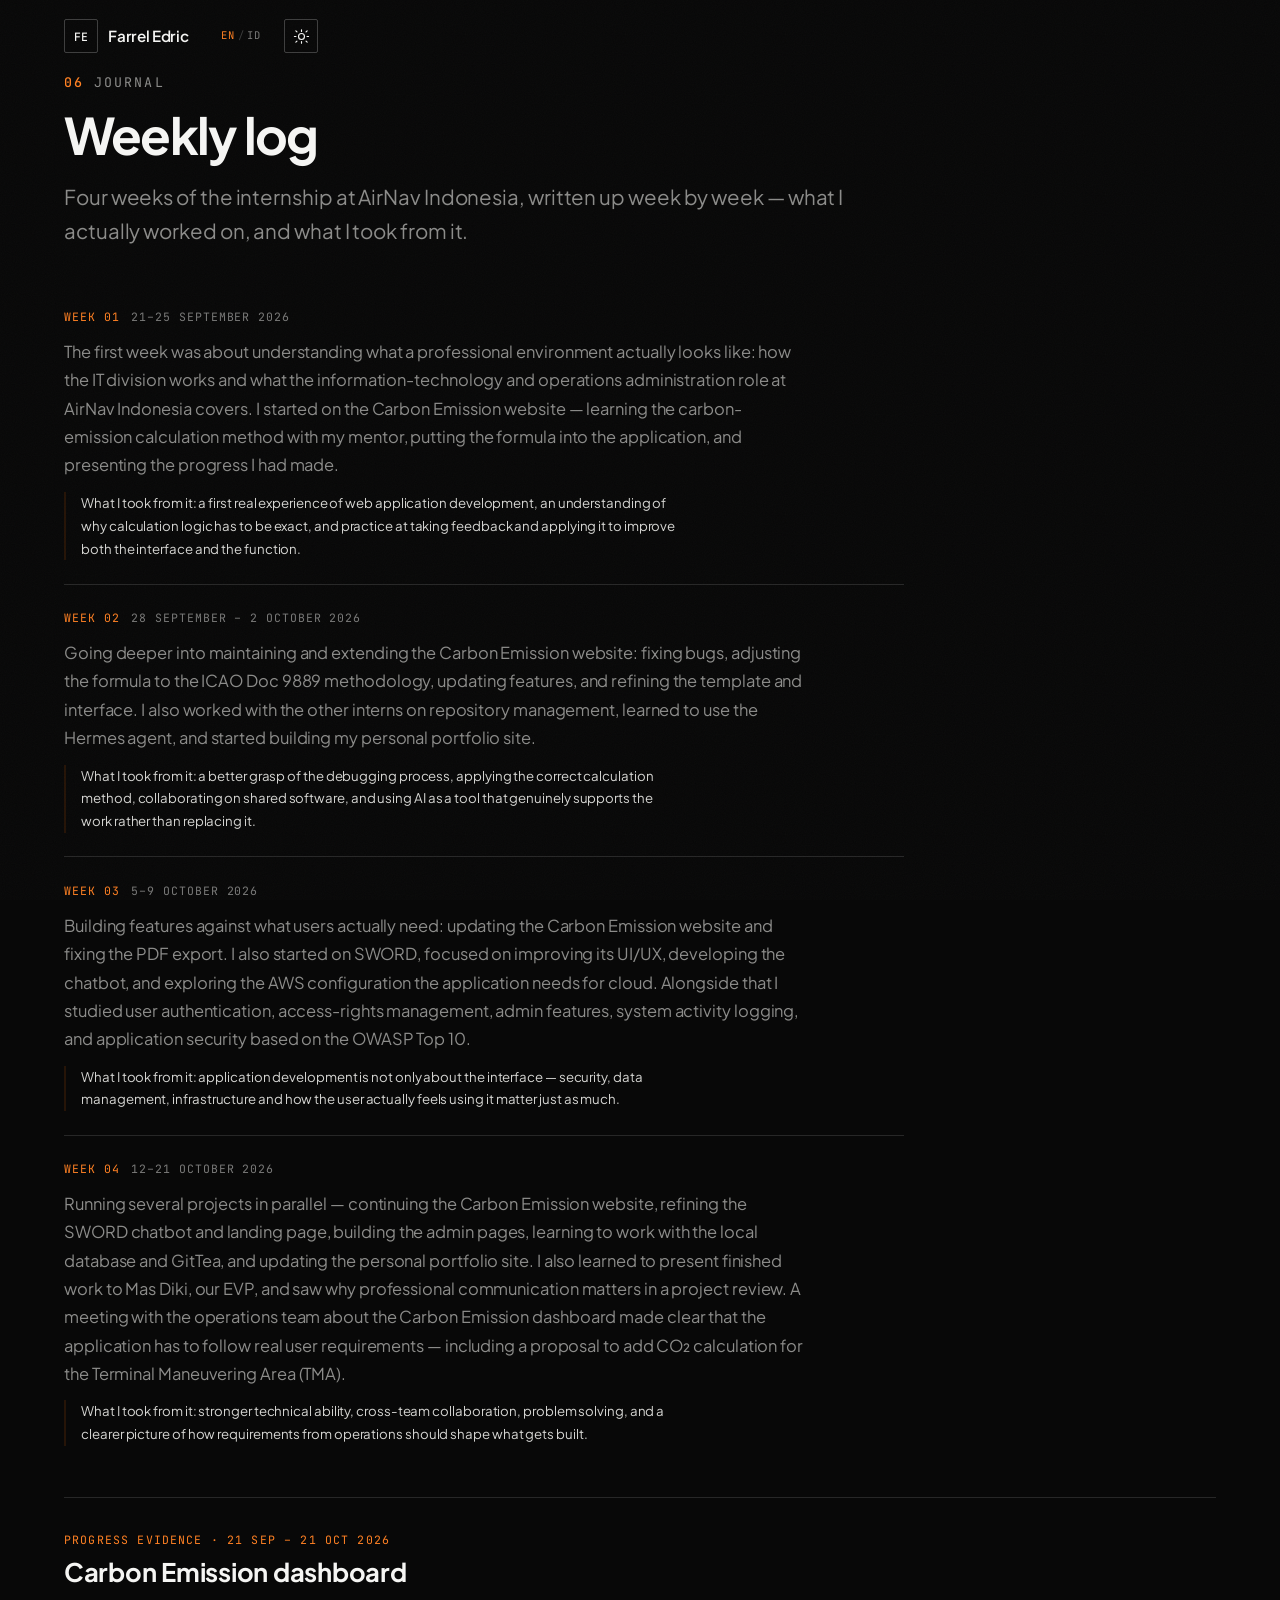
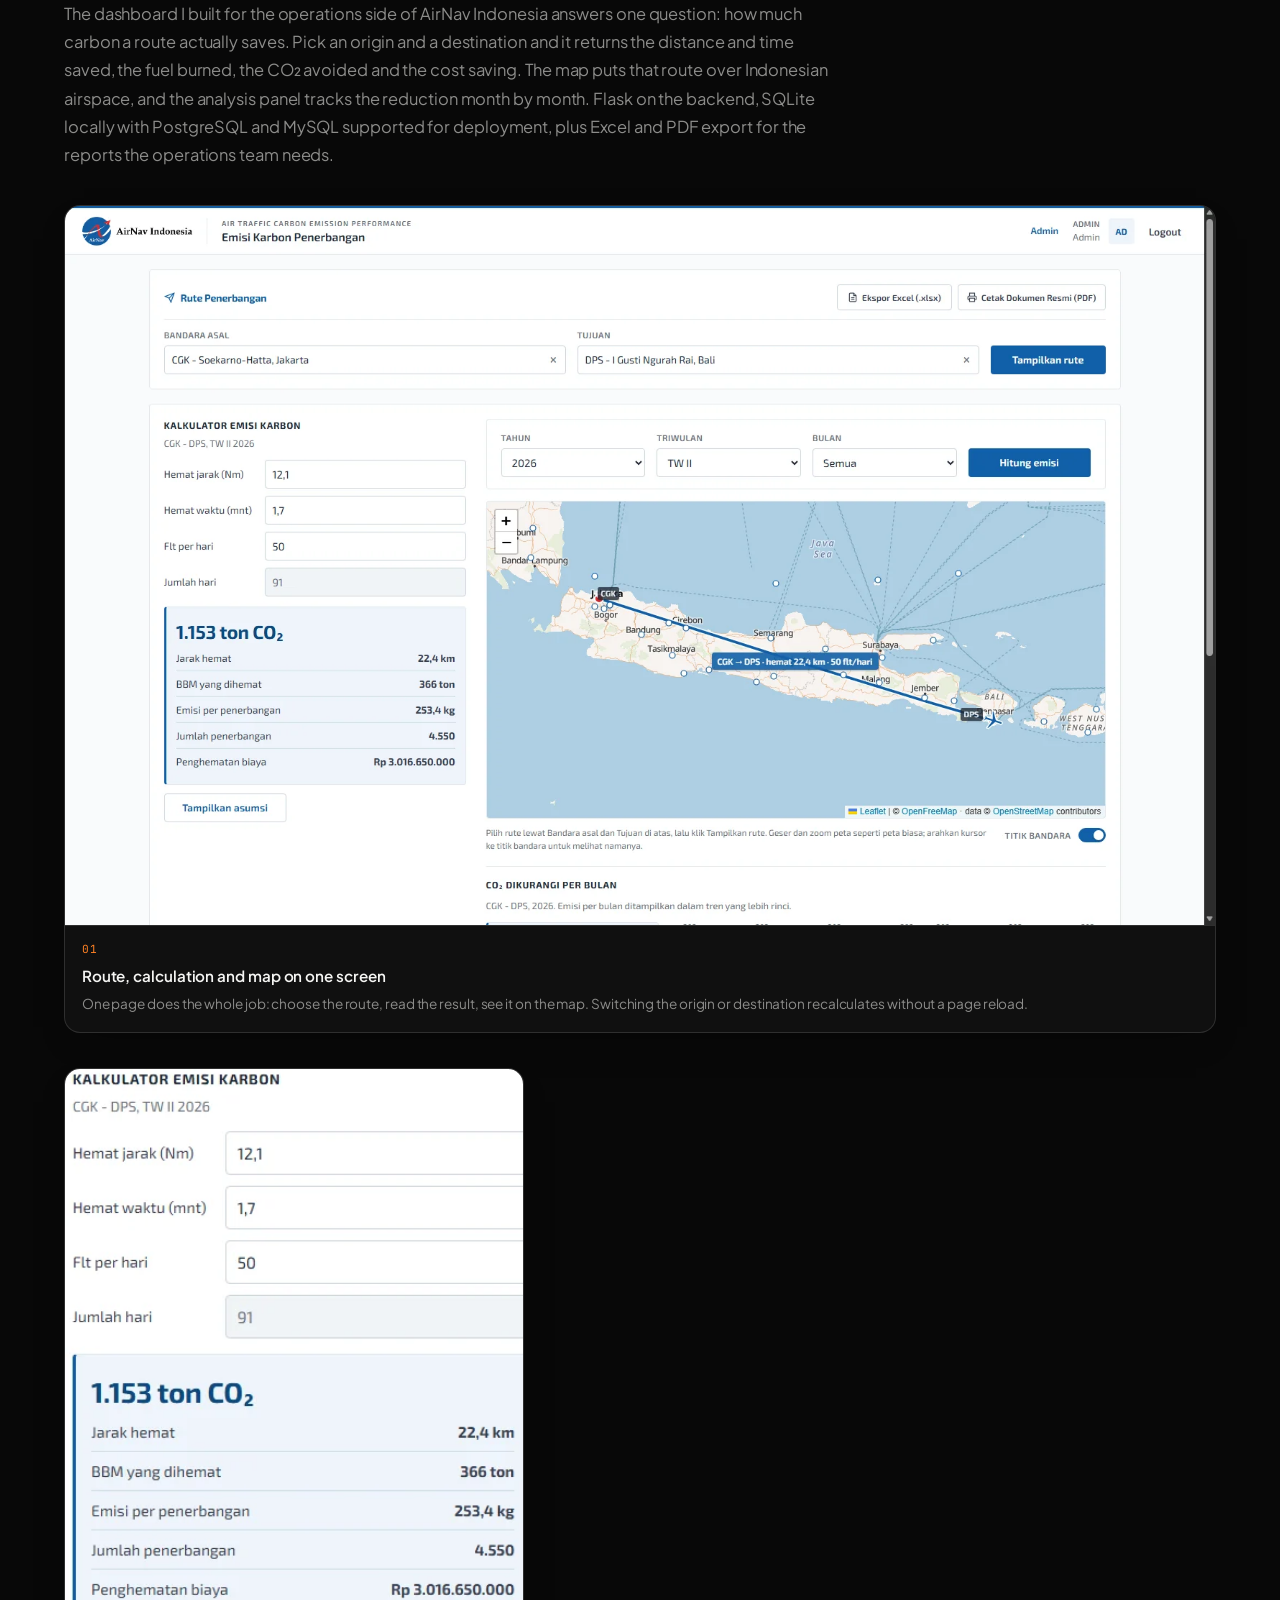
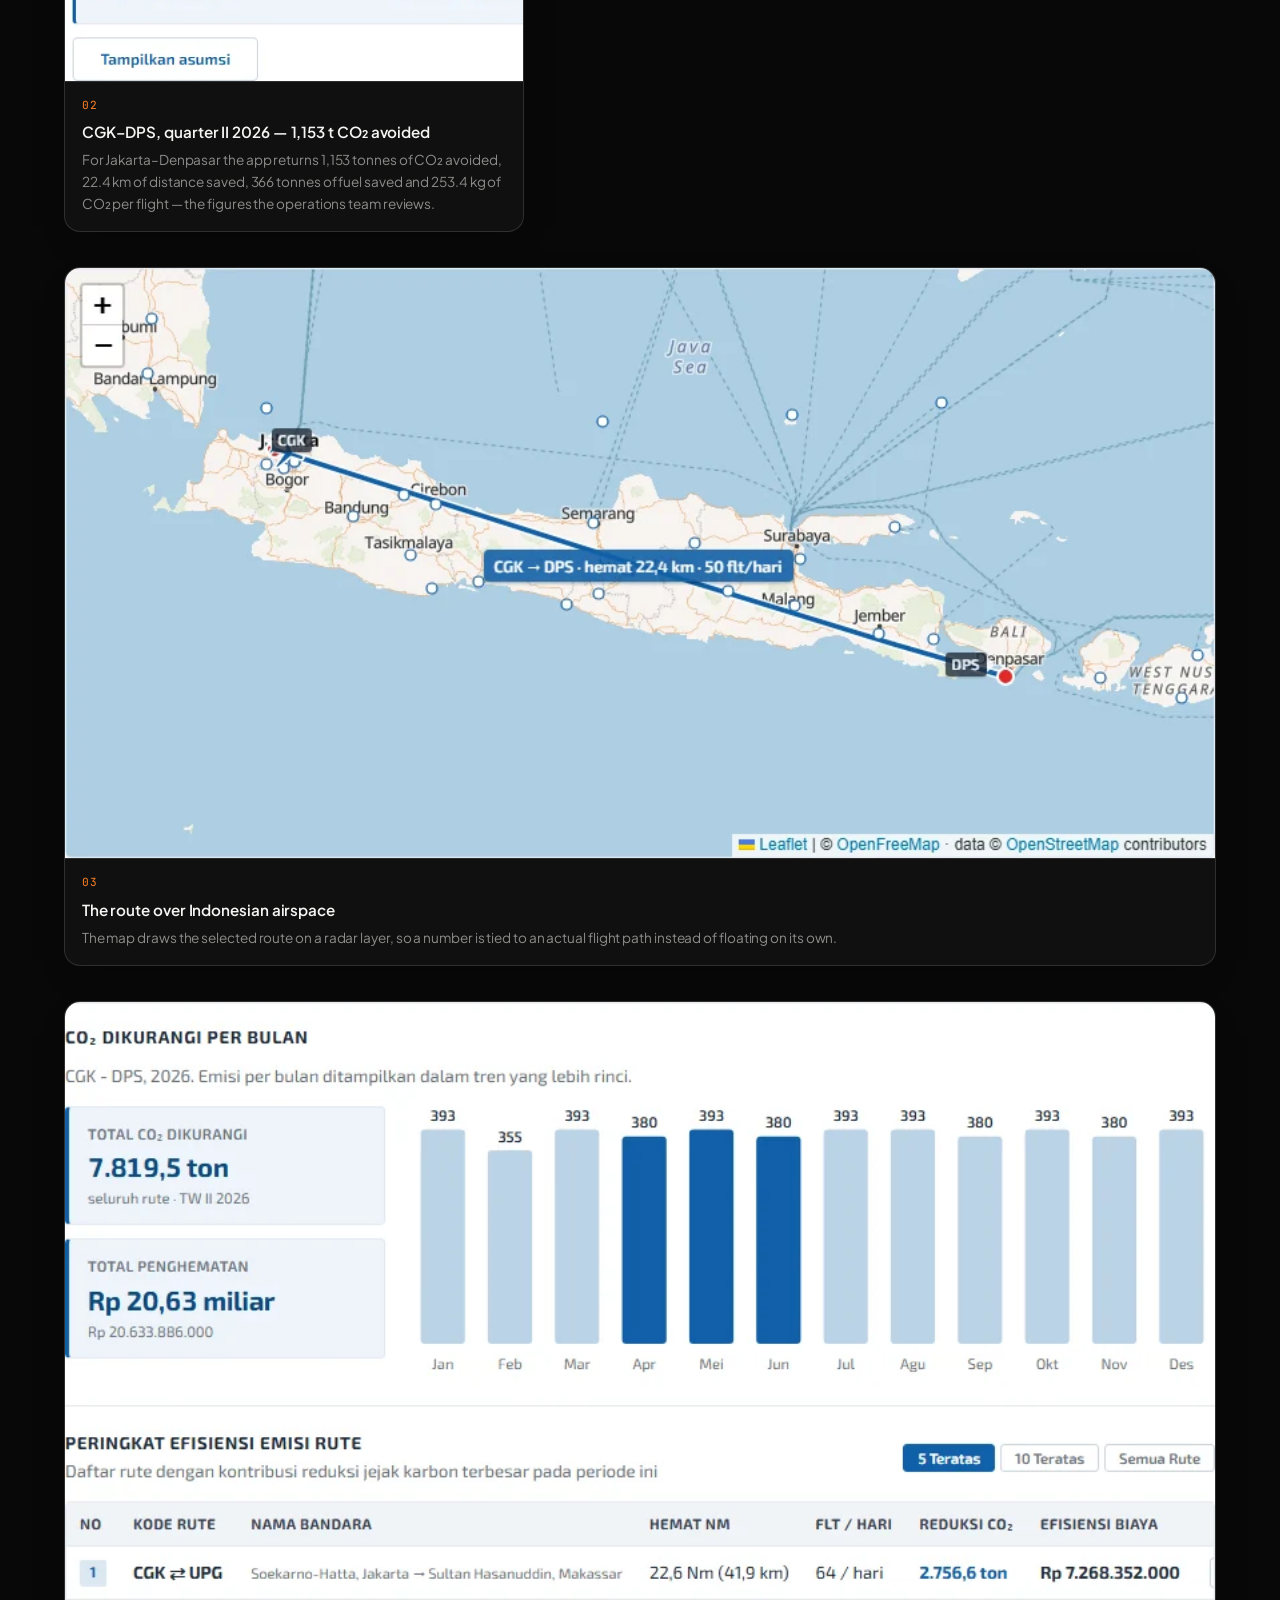
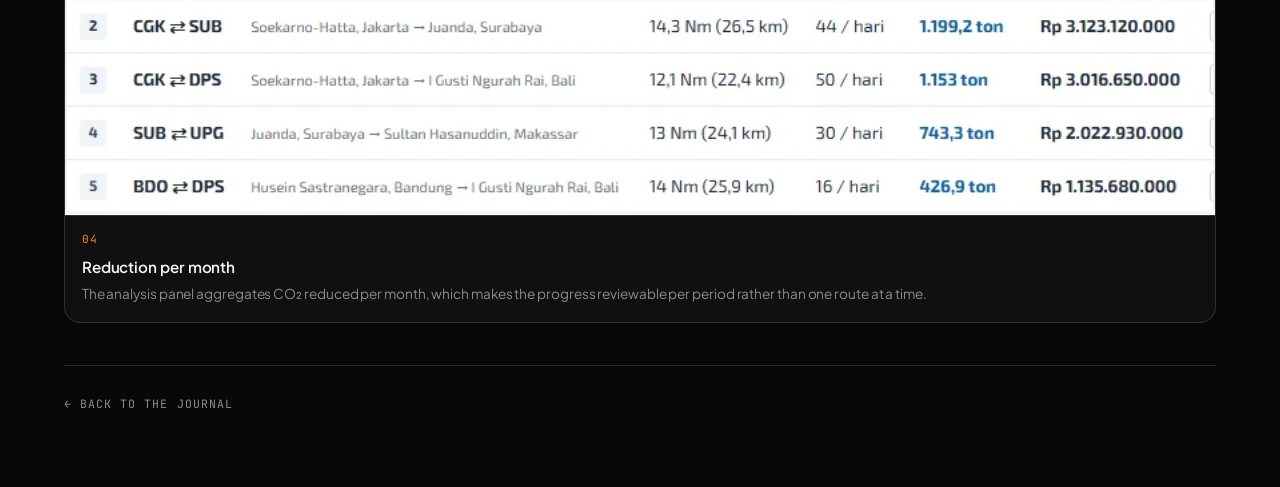
<file: weekly-log.html>
<!DOCTYPE html>
<html lang="en" data-theme="dark" data-page="weekly-log">
<head>
<meta charset="utf-8">
<meta name="viewport" content="width=device-width, initial-scale=1">
<title>Weekly log — Farrel Edric</title>
<meta name="description" content="A week-by-week log of my internship at AirNav Indonesia: what I worked on and what I took from each week.">
<meta name="author" content="Fransiscus Farrel Edric Wijanarko">
<meta name="theme-color" content="#080808" media="(prefers-color-scheme: dark)">
<meta name="theme-color" content="#F5F5F2" media="(prefers-color-scheme: light)">
<meta name="color-scheme" content="dark light">

<link rel="icon" href="assets/favicon.svg" type="image/svg+xml">
<script>
  /* Tema dipasang sebelum halaman digambar, supaya tidak berkedip terang. */
  (function () {
    var root = document.documentElement;
    var stored = null;
    try { stored = localStorage.getItem('fe-theme'); } catch (e) {}
    root.setAttribute('data-theme', stored === 'light' ? 'light' : 'dark');
  })();
</script>

<link rel="preconnect" href="https://fonts.googleapis.com">
<link rel="preconnect" href="https://fonts.gstatic.com" crossorigin>
<link rel="stylesheet" href="https://fonts.googleapis.com/css2?family=Plus+Jakarta+Sans:ital,wght@0,300;0,400;0,500;0,600;0,700;0,800;1,400&family=JetBrains+Mono:wght@400;500&display=swap">
<link rel="stylesheet" href="assets/css/style.css">
</head>
<body>

<a class="skip-link" href="#main">Skip to content</a>

<header class="nav">
  <div class="nav__inner">
    <a class="brand" href="index.html" aria-label="Farrel Edric — home">
      <span class="brand__mark" aria-hidden="true">FE</span>
      <span class="brand__text">Farrel&nbsp;Edric</span>
    </a>

    <div class="nav__actions">
      <button class="lang-toggle" id="lang-toggle" type="button"
              aria-label="Switch to Indonesian" aria-pressed="false">
        <span class="lang-toggle__opt lang-toggle__opt--en">EN</span>
        <span class="lang-toggle__sep" aria-hidden="true">/</span>
        <span class="lang-toggle__opt lang-toggle__opt--id">ID</span>
      </button>

      <button class="theme-toggle" id="theme-toggle" type="button" aria-label="Switch to light theme" aria-pressed="false">
        <span class="theme-toggle__track" aria-hidden="true">
          <svg class="theme-toggle__icon theme-toggle__icon--moon" viewBox="0 0 24 24" fill="none" stroke="currentColor" stroke-width="1.6" stroke-linecap="round" stroke-linejoin="round"><path d="M21 12.8A8.5 8.5 0 1 1 11.2 3a6.6 6.6 0 0 0 9.8 9.8Z"/></svg>
          <svg class="theme-toggle__icon theme-toggle__icon--sun" viewBox="0 0 24 24" fill="none" stroke="currentColor" stroke-width="1.6" stroke-linecap="round" stroke-linejoin="round"><circle cx="12" cy="12" r="4.2"/><path d="M12 2.6v2.2M12 19.2v2.2M4.2 12H2M22 12h-2.2M5.6 5.6 4 4M20 20l-1.6-1.6M18.4 5.6 20 4M4 20l1.6-1.6"/></svg>
        </span>
      </button>
    </div>
  </div>
</header>

<main class="container page__main" id="main">
  <p class="eyebrow"><span class="num">06</span> Journal</p>
  <h1 class="h2">Weekly log</h1>
  <p class="lede">Four weeks of the internship at AirNav Indonesia, written up week by
    week — what I actually worked on, and what I took from it.</p>

<ol class="log__weeks">

          <li class="log__week">
            <div class="log__week-head">
              <span class="log__week-num">Week 01</span>
              <span class="log__week-range">21&ndash;25 September 2026</span>
            </div>
            <p class="log__week-text">
              The first week was about understanding what a professional environment
              actually looks like: how the IT division works and what the
              information-technology and operations administration role at AirNav
              Indonesia covers. I started on the Carbon Emission website — learning the
              carbon-emission calculation method with my mentor, putting the formula into
              the application, and presenting the progress I had made.
            </p>
            <p class="log__week-takeaway">
              What I took from it: a first real experience of web application
              development, an understanding of why calculation logic has to be exact, and
              practice at taking feedback and applying it to improve both the interface
              and the function.
            </p>
          </li>

          <li class="log__week">
            <div class="log__week-head">
              <span class="log__week-num">Week 02</span>
              <span class="log__week-range">28 September &ndash; 2 October 2026</span>
            </div>
            <p class="log__week-text">
              Going deeper into maintaining and extending the Carbon Emission website:
              fixing bugs, adjusting the formula to the ICAO Doc 9889 methodology,
              updating features, and refining the template and interface. I also worked
              with the other interns on repository management, learned to use the Hermes
              agent, and started building my personal portfolio site.
            </p>
            <p class="log__week-takeaway">
              What I took from it: a better grasp of the debugging process, applying the
              correct calculation method, collaborating on shared software, and using AI
              as a tool that genuinely supports the work rather than replacing it.
            </p>
          </li>

          <li class="log__week">
            <div class="log__week-head">
              <span class="log__week-num">Week 03</span>
              <span class="log__week-range">5&ndash;9 October 2026</span>
            </div>
            <p class="log__week-text">
              Building features against what users actually need: updating the Carbon
              Emission website and fixing the PDF export. I also started on SWORD,
              focused on improving its UI/UX, developing the chatbot, and exploring the
              AWS configuration the application needs for cloud. Alongside that I studied
              user authentication, access-rights management, admin features, system
              activity logging, and application security based on the OWASP Top 10.
            </p>
            <p class="log__week-takeaway">
              What I took from it: application development is not only about the
              interface — security, data management, infrastructure and how the user
              actually feels using it matter just as much.
            </p>
          </li>

          <li class="log__week">
            <div class="log__week-head">
              <span class="log__week-num">Week 04</span>
              <span class="log__week-range">12&ndash;21 October 2026</span>
            </div>
            <p class="log__week-text">
              Running several projects in parallel — continuing the Carbon Emission
              website, refining the SWORD chatbot and landing page, building the admin
              pages, learning to work with the local database and GitTea, and updating the
              personal portfolio site. I also learned to present finished work to Mas
              Diki, our EVP, and saw why professional communication matters in a project
              review. A meeting with the operations team about the Carbon Emission
              dashboard made clear that the application has to follow real user
              requirements — including a proposal to add CO₂ calculation for the Terminal
              Maneuvering Area (TMA).
            </p>
            <p class="log__week-takeaway">
              What I took from it: stronger technical ability, cross-team collaboration,
              problem solving, and a clearer picture of how requirements from operations
              should shape what gets built.
            </p>
          </li>

        </ol>


  <!-- Bukti progres periode ini -->
  <section class="evidence" aria-labelledby="bukti-progres">
    <p class="evidence__kicker">Progress evidence &middot; 21 Sep &ndash; 21 Oct 2026</p>
    <h2 class="evidence__title" id="bukti-progres">Carbon Emission dashboard</h2>
    <p class="evidence__intro">The dashboard I built for the operations side of AirNav Indonesia answers one question: how much carbon a route actually saves. Pick an origin and a destination and it returns the distance and time saved, the fuel burned, the CO&#8322; avoided and the cost saving. The map puts that route over Indonesian airspace, and the analysis panel tracks the reduction month by month. Flask on the backend, SQLite locally with PostgreSQL and MySQL supported for deployment, plus Excel and PDF export for the reports the operations team needs.</p>

    <ol class="evidence__list">
      <li class="evidence__item">
        <figure class="evidence__figure">
          <picture>
            <source type="image/webp" srcset="assets/journal/carbon-emission/carbon-1-utama.webp">
            <img src="assets/journal/carbon-emission/carbon-1-utama.png" width="1600" height="1000"
                 alt="The Carbon Emission dashboard: a route selector at the top, the emission calculator on the left and the route map on the right" loading="lazy" decoding="async">
          </picture>
          <figcaption class="evidence__cap">
            <span class="evidence__num">01</span>
            <span class="evidence__head">Route, calculation and map on one screen</span>
            <span class="evidence__desc">One page does the whole job: choose the route, read the result, see it on the map. Switching the origin or destination recalculates without a page reload.</span>
          </figcaption>
        </figure>
      </li>
      <li class="evidence__item evidence__item--narrow">
        <figure class="evidence__figure">
          <picture>
            <source type="image/webp" srcset="assets/journal/carbon-emission/carbon-2-kalkulator.webp">
            <img src="assets/journal/carbon-emission/carbon-2-kalkulator.png" width="420" height="561"
                 alt="The emission calculator for the Jakarta to Denpasar route, showing CO2 avoided, distance and fuel saved, and emissions per flight" loading="lazy" decoding="async">
          </picture>
          <figcaption class="evidence__cap">
            <span class="evidence__num">02</span>
            <span class="evidence__head">CGK&ndash;DPS, quarter II 2026 &mdash; 1,153 t CO&#8322; avoided</span>
            <span class="evidence__desc">For Jakarta&ndash;Denpasar the app returns 1,153 tonnes of CO&#8322; avoided, 22.4 km of distance saved, 366 tonnes of fuel saved and 253.4 kg of CO&#8322; per flight &mdash; the figures the operations team reviews.</span>
          </figcaption>
        </figure>
      </li>
      <li class="evidence__item">
        <figure class="evidence__figure">
          <picture>
            <source type="image/webp" srcset="assets/journal/carbon-emission/carbon-3-radar.webp">
            <img src="assets/journal/carbon-emission/carbon-3-radar.png" width="862" height="442"
                 alt="A map of Indonesian airspace with the selected Jakarta to Denpasar route drawn over it" loading="lazy" decoding="async">
          </picture>
          <figcaption class="evidence__cap">
            <span class="evidence__num">03</span>
            <span class="evidence__head">The route over Indonesian airspace</span>
            <span class="evidence__desc">The map draws the selected route on a radar layer, so a number is tied to an actual flight path instead of floating on its own.</span>
          </figcaption>
        </figure>
      </li>
      <li class="evidence__item">
        <figure class="evidence__figure">
          <picture>
            <source type="image/webp" srcset="assets/journal/carbon-emission/carbon-4-analisis.webp">
            <img src="assets/journal/carbon-emission/carbon-4-analisis.png" width="862" height="609"
                 alt="A monthly chart of CO2 reduced, with a summary panel beside it" loading="lazy" decoding="async">
          </picture>
          <figcaption class="evidence__cap">
            <span class="evidence__num">04</span>
            <span class="evidence__head">Reduction per month</span>
            <span class="evidence__desc">The analysis panel aggregates CO&#8322; reduced per month, which makes the progress reviewable per period rather than one route at a time.</span>
          </figcaption>
        </figure>
      </li>
    </ol>
  </section>

  <p class="page__back"><a href="index.html#journal">&larr; Back to the journal</a></p>
</main>

<script src="assets/js/i18n.js" defer></script>
<script src="assets/js/log-page.js" defer></script>
</body>
</html>
</file>
<file: assets/css/style.css>
/* =========================================================
   Farrel Edric — portfolio
   Tokens → base → nav → hero → sections → projects → contact
   ========================================================= */

/* ── tokens ───────────────────────────────────────────── */
:root {
  --font: 'Plus Jakarta Sans', ui-sans-serif, system-ui, -apple-system, 'Segoe UI', Roboto, sans-serif;
  --mono: 'JetBrains Mono', ui-monospace, SFMono-Regular, Menlo, Consolas, monospace;

  --step--1: clamp(0.78rem, 0.76rem + 0.1vw, 0.83rem);
  --step-0: clamp(0.94rem, 0.9rem + 0.22vw, 1.03rem);
  --step-1: clamp(1.08rem, 1rem + 0.4vw, 1.28rem);
  --step-2: clamp(1.3rem, 1.12rem + 0.9vw, 1.75rem);
  --step-3: clamp(1.6rem, 1.3rem + 1.5vw, 2.4rem);
  --h2: clamp(1.75rem, 1.15rem + 2.6vw, 3.15rem);
  --h1: clamp(2.7rem, 1.2rem + 7.2vw, 6.4rem);

  --pad: clamp(1.25rem, 5vw, 4rem);
  --maxw: 1280px;
  --gap: clamp(1.5rem, 3.5vw, 3rem);

  --ease: cubic-bezier(0.22, 0.61, 0.36, 1);
  --ease-out: cubic-bezier(0.16, 1, 0.3, 1);
  --dur: 0.55s;
}

html[data-theme='dark'] {
  --bg: #080808;
  --bg-soft: #0d0d0d;
  --bg-raise: #101010;
  --ink: #f5f5f3;
  --ink-soft: #d5d5d2;
  --muted: #8c8c8a;
  --muted-dim: #7a7a79;          /* AA on --bg (4.66:1) */
  --line: rgba(255, 255, 255, 0.13);
  --line-strong: rgba(255, 255, 255, 0.22);
  --accent: #ff6a00;
  --accent-ink: #ff8124;         /* hover only */
  --accent-soft: rgba(255, 106, 0, 0.12);
  --on-accent: #0a0a0a;          /* label on accent fill: 6.9:1 */
  --ok: #34d17a;                 /* status dot: 10.1:1 on --bg */
  --wash: rgba(255, 106, 0, 0.07);
  --glow: rgba(255, 106, 0, 0.28);
  --noise-o: 0.028;
  --grid-o: 0.028;
  --media-shadow: 0 30px 80px -40px rgba(0, 0, 0, 0.9);
}

html[data-theme='light'] {
  --bg: #f5f5f2;
  --bg-soft: #efefec;
  --bg-raise: #ffffff;
  --ink: #111111;
  --ink-soft: #2b2b2b;
  --muted: #6a6a68;
  --muted-dim: #666663;          /* AA even on --bg-raise/near-white sections */
  --line: rgba(17, 17, 17, 0.17);
  --line-strong: rgba(17, 17, 17, 0.28);
  --accent: #d15500;             /* fills / decorative */
  --accent-ink: #b84800;         /* text on light bg: 4.85:1 */
  --accent-soft: rgba(209, 85, 0, 0.1);
  --on-accent: #0a0a0a;          /* label on accent fill: 4.6:1 */
  --ok: #1e7a3c;                 /* status dot: 4.9:1 on --bg */
  --wash: rgba(209, 85, 0, 0.075);
  --glow: rgba(209, 85, 0, 0.14);
  --noise-o: 0.02;
  --grid-o: 0.04;
  --media-shadow: 0 30px 70px -45px rgba(20, 20, 20, 0.45);
}

/* ── base ─────────────────────────────────────────────── */
*, *::before, *::after { box-sizing: border-box; }

html {
  -webkit-text-size-adjust: 100%;
  scroll-behavior: smooth;
  scroll-padding-top: 5.5rem;
}

body {
  margin: 0;
  background: var(--bg);
  color: var(--ink);
  font-family: var(--font);
  font-size: var(--step-0);
  line-height: 1.65;
  font-weight: 400;
  letter-spacing: -0.005em;
  -webkit-font-smoothing: antialiased;
  text-rendering: optimizeLegibility;
  overflow-x: hidden;
}

/* theme cross-fade for the big surfaces only (cheap, no global transition) */
body, .nav, .mobile-menu, .footer, .project__media, .btn, .hero, .section--contact {
  transition: background-color var(--dur) var(--ease), color var(--dur) var(--ease),
              border-color var(--dur) var(--ease);
}

img { max-width: 100%; display: block; height: auto; }

h1, h2, h3, h4 { margin: 0; line-height: 1.06; letter-spacing: -0.035em; font-weight: 700; }
p { margin: 0; }
ul, ol, dl, dd { margin: 0; padding: 0; list-style: none; }

a { color: inherit; text-decoration: none; }

button { font: inherit; color: inherit; background: none; border: 0; cursor: pointer; }

::selection { background: var(--accent); color: #fff; }

:focus-visible {
  outline: 2px solid var(--accent);
  outline-offset: 3px;
  border-radius: 2px;
}

.skip-link {
  position: fixed; top: 0; left: 50%;
  transform: translate(-50%, -110%);
  z-index: 200;
  background: var(--accent); color: #fff;
  padding: 0.7rem 1.1rem;
  font: 500 var(--step--1)/1 var(--mono);
  border-radius: 0 0 4px 4px;
  transition: transform 0.2s var(--ease);
}
.skip-link:focus { transform: translate(-50%, 0); }

/* film grain + vignette, very subtle, non-interactive */
body::before {
  content: '';
  position: fixed; inset: 0;
  z-index: 1;
  pointer-events: none;
  opacity: var(--noise-o);
  background-image: url("data:image/svg+xml,%3Csvg xmlns='http://www.w3.org/2000/svg' width='160' height='160'%3E%3Cfilter id='n'%3E%3CfeTurbulence type='fractalNoise' baseFrequency='0.9' numOctaves='3'/%3E%3C/filter%3E%3Crect width='160' height='160' filter='url(%23n)'/%3E%3C/svg%3E");
}

.container {
  width: 100%;
  max-width: var(--maxw);
  margin-inline: auto;
  padding-inline: var(--pad);
  position: relative;
  z-index: 2;
}

/* ── shared type ──────────────────────────────────────── */
.eyebrow {
  font-family: var(--mono);
  font-size: var(--step--1);
  letter-spacing: 0.16em;
  text-transform: uppercase;
  color: var(--muted);
  display: flex;
  align-items: center;
  gap: 0.6rem;
}
.eyebrow .num {
  color: var(--accent-ink);
  font-weight: 500;
}

.h2 {
  font-size: var(--h2);
  max-width: 22ch;
  text-wrap: balance;
}
.h2 em, .contact__accent { color: var(--accent); font-style: normal; }

.h3 { font-size: var(--step-2); font-weight: 600; letter-spacing: -0.025em; }
.h3--lg { font-size: clamp(1.5rem, 1.1rem + 1.6vw, 2.35rem); }
.h4 { font-size: var(--step-1); font-weight: 600; letter-spacing: -0.02em; }

.prose { max-width: 62ch; color: var(--muted); }
.prose p + p { margin-top: 1rem; }
.prose--sm { font-size: var(--step-0); }
.prose strong { color: var(--ink); font-weight: 600; }

.lede { margin-top: 1.25rem; color: var(--muted); max-width: 52ch; font-size: var(--step-1); }

.link-arrow {
  display: inline-flex; align-items: center; gap: 0.5rem;
  font-size: var(--step--1);
  font-family: var(--mono);
  letter-spacing: 0.06em;
  text-transform: uppercase;
  color: var(--ink);
  padding-bottom: 0.35rem;
  border-bottom: 1px solid var(--line-strong);
  transition: color 0.3s var(--ease), border-color 0.3s var(--ease), gap 0.3s var(--ease);
  align-self: flex-start;
}
.link-arrow svg { width: 1.05em; height: 1.05em; transition: transform 0.35s var(--ease-out); }
.link-arrow:hover { color: var(--accent-ink); border-color: var(--accent); gap: 0.85rem; }
.link-arrow:hover svg { transform: translateX(3px); }
.link-arrow--muted { color: var(--muted); border-color: var(--line); }
.link-arrow--sm { font-size: 0.72rem; }
.more__list .link-arrow { align-self: start; }

.tags { display: flex; flex-wrap: wrap; gap: 0.5rem; }
.tags li {
  font-family: var(--mono);
  font-size: 0.72rem;
  letter-spacing: 0.04em;
  color: var(--ink-soft);
  border: 1px solid var(--line);
  border-radius: 999px;
  padding: 0.35rem 0.75rem;
  white-space: nowrap;
  background: color-mix(in srgb, var(--bg-raise) 60%, transparent);
}
.tags--sm li { font-size: 0.68rem; padding: 0.28rem 0.6rem; }

/* ── buttons ──────────────────────────────────────────── */
.btn {
  position: relative;
  display: inline-flex; align-items: center; justify-content: center; gap: 0.6rem;
  font-size: var(--step--1);
  font-family: var(--mono);
  letter-spacing: 0.08em;
  text-transform: uppercase;
  padding: 0.95rem 1.5rem;
  border-radius: 2px;
  border: 1px solid transparent;
  min-height: 48px;
  overflow: hidden;
  transition: transform 0.35s var(--ease-out), background-color 0.35s var(--ease),
              color 0.35s var(--ease), border-color 0.35s var(--ease);
}
.btn svg { width: 1.1em; height: 1.1em; transition: transform 0.4s var(--ease-out); }
.btn:hover { transform: translateY(-2px); }
.btn:hover svg { transform: translateX(4px); }
.btn--lg { padding: 1.1rem 1.9rem; font-size: 0.82rem; }

.btn--primary { background: var(--accent); color: var(--on-accent); border-color: var(--accent); }
.btn--primary:hover { background: var(--accent-ink); border-color: var(--accent-ink); }

.btn--ghost { border-color: var(--line-strong); color: var(--ink); }
.btn--ghost::after {
  content: ''; position: absolute; inset: 0;
  background: var(--accent); transform: scaleY(0); transform-origin: bottom;
  transition: transform 0.4s var(--ease-out);
  z-index: -1;
}
.btn--ghost:hover { border-color: var(--accent); color: var(--on-accent); }
.btn--ghost:hover::after { transform: scaleY(1); }
.btn--ghost { isolation: isolate; z-index: 0; }

/* ── nav ──────────────────────────────────────────────── */
.nav {
  position: fixed; inset: 0 0 auto; z-index: 100;
  border-bottom: 1px solid transparent;
  backdrop-filter: blur(0px);
}
.nav::before {
  content: ''; position: absolute; inset: 0;
  background: color-mix(in srgb, var(--bg) 78%, transparent);
  opacity: 0;
  transition: opacity 0.4s var(--ease);
  border-bottom: 1px solid var(--line);
}
.nav.is-stuck { backdrop-filter: blur(14px) saturate(1.2); }
.nav.is-stuck::before { opacity: 1; }
.nav.is-hidden { transform: translateY(-102%); }
.nav { transition: transform 0.5s var(--ease-out); }

.nav__inner {
  position: relative; z-index: 2;
  max-width: var(--maxw); margin-inline: auto;
  padding: 1rem var(--pad);
  display: flex; align-items: center; gap: 1.5rem;
}
.nav.is-stuck .nav__inner { padding-block: 0.7rem; }
.nav__inner { transition: padding 0.4s var(--ease); }

.brand { display: inline-flex; align-items: center; gap: 0.65rem; font-weight: 600; letter-spacing: -0.02em; }
.brand__mark {
  display: grid; place-items: center;
  width: 34px; height: 34px;
  border: 1px solid var(--line-strong);
  border-radius: 2px;
  font-family: var(--mono); font-size: 0.72rem; font-weight: 500;
  letter-spacing: 0.04em;
  color: var(--ink);
  transition: background-color 0.35s var(--ease), color 0.35s var(--ease), border-color 0.35s var(--ease);
}
.brand:hover .brand__mark { background: var(--accent); border-color: var(--accent); color: var(--on-accent); }
.brand__text { font-size: 0.95rem; }

.nav__links { display: flex; gap: 1.6rem; margin-left: auto; }
.nav__links a {
  position: relative;
  font-family: var(--mono); font-size: 0.74rem;
  letter-spacing: 0.1em; text-transform: uppercase;
  color: var(--muted);
  padding: 0.35rem 0;
  transition: color 0.3s var(--ease);
}
.nav__links a::after {
  content: ''; position: absolute; left: 0; right: 0; bottom: 0;
  height: 1px; background: var(--accent);
  transform: scaleX(0); transform-origin: left;
  transition: transform 0.4s var(--ease-out);
}
.nav__links a:hover, .nav__links a[aria-current='true'] { color: var(--ink); }
.nav__links a:hover::after, .nav__links a[aria-current='true']::after { transform: scaleX(1); }

.nav__actions { display: flex; align-items: center; gap: 0.5rem; }

/* ── pemilih bahasa ────────────────────────────────────── */
/* Kode bahasa yang sedang aktif ditandai aksen, jadi terlihat jelas mana
   yang dipakai tanpa perlu teks tambahan. */
.lang-toggle {
  display: inline-flex; align-items: center; gap: 0.16rem;
  height: 40px; padding: 0 0.5rem;
  border: 1px solid transparent; border-radius: 2px;
  font-family: var(--mono); font-size: 0.66rem; letter-spacing: 0.09em;
  color: var(--muted-dim);
  cursor: pointer;
  transition: border-color 0.3s var(--ease), color 0.3s var(--ease);
}
.lang-toggle:hover { border-color: var(--line-strong); color: var(--muted); }
.lang-toggle:focus-visible { outline: 2px solid var(--accent); outline-offset: 3px; }
.lang-toggle__opt { transition: color 0.3s var(--ease); }
.lang-toggle__sep { opacity: 0.45; }
html[data-lang='id'] .lang-toggle__opt--id,
html:not([data-lang='id']) .lang-toggle__opt--en { color: var(--accent-ink); }

.theme-toggle { display: grid; place-items: center; width: 40px; height: 40px; border-radius: 2px; }
.theme-toggle__track {
  position: relative;
  width: 34px; height: 34px;
  display: grid; place-items: center;
  border: 1px solid var(--line-strong);
  border-radius: 2px;
  transition: border-color 0.35s var(--ease), background-color 0.35s var(--ease);
}
.theme-toggle:hover .theme-toggle__track { border-color: var(--accent); background: var(--accent-soft); }
.theme-toggle__icon {
  position: absolute; width: 17px; height: 17px;
  transition: opacity 0.35s var(--ease), transform 0.45s var(--ease-out);
}
html[data-theme='dark'] .theme-toggle__icon--moon { opacity: 0; transform: rotate(-40deg) scale(0.7); }
html[data-theme='dark'] .theme-toggle__icon--sun { opacity: 1; transform: none; }
html[data-theme='light'] .theme-toggle__icon--sun { opacity: 0; transform: rotate(40deg) scale(0.7); }
html[data-theme='light'] .theme-toggle__icon--moon { opacity: 1; transform: none; }
.theme-toggle:hover .theme-toggle__icon--moon { color: var(--accent-ink); }
.theme-toggle:hover .theme-toggle__icon--sun { color: var(--accent-ink); }

.burger { display: none; width: 40px; height: 40px; position: relative; }
.burger span {
  position: absolute; left: 9px; right: 9px; height: 1.5px; background: var(--ink);
  transition: transform 0.4s var(--ease-out), opacity 0.3s var(--ease);
}
.burger span:first-child { top: 16px; }
.burger span:last-child { top: 23px; }
.burger[aria-expanded='true'] span:first-child { transform: translateY(3.5px) rotate(45deg); }
.burger[aria-expanded='true'] span:last-child { transform: translateY(-3.5px) rotate(-45deg); }

.nav__progress {
  position: absolute; left: 0; bottom: -1px; height: 1px;
  width: 0; background: var(--accent);
  z-index: 3;
}

/* ── mobile menu ──────────────────────────────────────── */
.mobile-menu {
  position: fixed; inset: 0; z-index: 90;
  background: var(--bg);
  display: flex; flex-direction: column; justify-content: center;
  padding: 6rem var(--pad) 3rem;
  opacity: 0; transform: translateY(-8px);
  visibility: hidden; pointer-events: none;
  transition: opacity 0.35s var(--ease), transform 0.45s var(--ease-out),
              visibility 0s linear 0.45s;
}
.mobile-menu[hidden] { display: none; }
.mobile-menu.is-open {
  opacity: 1; transform: none;
  visibility: visible; pointer-events: auto;
  transition: opacity 0.35s var(--ease), transform 0.45s var(--ease-out), visibility 0s;
}
.mobile-menu__links { display: grid; gap: 0.35rem; }
.mobile-menu__links a {
  display: flex; align-items: baseline; gap: 1rem;
  font-size: clamp(1.7rem, 9vw, 2.6rem);
  font-weight: 600; letter-spacing: -0.04em;
  padding: 0.5rem 0;
  border-bottom: 1px solid var(--line);
  color: var(--ink);
  transition: color 0.3s var(--ease), padding-left 0.35s var(--ease-out);
}
.mobile-menu__links a span {
  font-family: var(--mono); font-size: 0.68rem; color: var(--accent-ink); letter-spacing: 0.1em;
}
.mobile-menu__links a:hover { color: var(--accent-ink); padding-left: 0.4rem; }
.mobile-menu__foot {
  margin-top: 2.5rem; display: grid; gap: 0.4rem;
  font-family: var(--mono); font-size: 0.76rem; color: var(--muted);
}
.mobile-menu__foot a { color: var(--ink); word-break: break-all; }

/* ── hero ─────────────────────────────────────────────── */
.hero {
  position: relative;
  min-height: 100svh;
  display: flex; flex-direction: column;
  padding-top: clamp(6rem, 12vh, 9rem);
  overflow: hidden;
  background:
    radial-gradient(120% 90% at 78% 30%, var(--wash), transparent 60%),
    linear-gradient(180deg, var(--bg) 0%, var(--bg-soft) 55%, var(--bg) 100%);
}
.hero__grid {
  position: absolute; inset: 0;
  background-image:
    linear-gradient(to right, currentColor 1px, transparent 1px),
    linear-gradient(to bottom, currentColor 1px, transparent 1px);
  background-size: 84px 84px;
  color: var(--ink);
  opacity: var(--grid-o);
  mask-image: radial-gradient(100% 70% at 50% 20%, #000 0%, transparent 75%);
  pointer-events: none;
}
.hero__inner {
  flex: 1;
  display: grid;
  grid-template-columns: minmax(0, 1.05fr) minmax(0, 0.95fr);
  gap: clamp(2rem, 4vw, 4rem);
  align-items: center;
  padding-bottom: clamp(1rem, 4vh, 3rem);
}

.hero__eyebrow { margin-bottom: clamp(1.1rem, 3vh, 2rem); }

.hero__name { font-size: var(--h1); font-weight: 800; letter-spacing: -0.05em; line-height: 0.92; }
.hero__greeting {
  display: block;
  font-size: clamp(0.9rem, 0.78rem + 0.6vw, 1.2rem);
  font-weight: 500;
  letter-spacing: 0.02em;
  color: var(--muted);
  margin-bottom: 0.5rem;
}
.hero__line { display: block; }
.hero__line--outline {
  color: transparent;
  -webkit-text-stroke: 1.5px var(--ink);
}
html[data-theme='light'] .hero__line--outline { -webkit-text-stroke-color: var(--ink); }

.hero__role {
  margin-top: clamp(1rem, 2.4vh, 1.6rem);
  font-size: clamp(0.95rem, 0.85rem + 0.7vw, 1.35rem);
  font-weight: 500;
  letter-spacing: -0.01em;
  color: var(--ink-soft);
  display: flex; flex-wrap: wrap; align-items: baseline; gap: 0.5rem;
}
.hero__role .sep { color: var(--muted-dim); }
.hero__role em { font-style: normal; color: var(--accent-ink); }

.hero__intro {
  margin-top: clamp(1.1rem, 3vh, 1.8rem);
  max-width: 50ch;
  color: var(--muted);
  font-size: var(--step-0);
  line-height: 1.75;
}

.hero__cta { margin-top: clamp(1.5rem, 4vh, 2.4rem); display: flex; flex-wrap: wrap; gap: 0.75rem; }

.socials { margin-top: clamp(1.5rem, 4vh, 2.2rem); display: flex; flex-wrap: wrap; gap: 0.6rem; }
.socials a {
  display: inline-flex; align-items: center; gap: 0.5rem;
  font-family: var(--mono); font-size: 0.72rem; letter-spacing: 0.06em;
  color: var(--muted);
  border: 1px solid var(--line-strong);
  border-radius: 999px;
  padding: 0.5rem 0.9rem;
  min-height: 38px;
  transition: color 0.3s var(--ease), border-color 0.3s var(--ease), transform 0.35s var(--ease-out), background-color 0.3s var(--ease);
}
.socials svg { width: 15px; height: 15px; flex: none; }
.socials a:hover {
  color: var(--accent-ink); border-color: var(--accent);
  background: var(--accent-soft);
  transform: translateY(-2px);
}

.hero__visual {
  position: relative;
  display: flex; justify-content: center; align-items: flex-end;
  min-height: 0;
  width: 100%;
}
.hero__glow {
  position: absolute;
  bottom: -12%;
  width: min(70%, 420px); aspect-ratio: 1;
  background: radial-gradient(circle, var(--glow), transparent 68%);
  filter: blur(38px);
  pointer-events: none;
}
.hero__disc {
  position: absolute;
  bottom: 4%;
  width: min(88%, 480px); aspect-ratio: 1;
  border: 1px solid var(--line);
  border-radius: 50%;
  display: grid; place-items: center;
  color: var(--muted-dim);
  pointer-events: none;
}
.hero__disc span {
  font-family: var(--mono); font-size: 0.62rem; letter-spacing: 0.5em;
  opacity: 0.6;
}
.hero__visual picture {
  position: relative;
  display: flex;
  justify-content: center;
  width: fit-content;
  max-width: 100%;
}
.hero__portrait {
  position: relative;
  width: min(100%, 460px);
  max-height: min(72svh, 680px);
  object-fit: contain;
  object-position: bottom;
  filter: drop-shadow(0 24px 48px rgba(0, 0, 0, 0.55)) contrast(1.03) brightness(0.99);
  transition: filter 0.7s var(--ease), transform 0.7s var(--ease-out);
}
.hero__visual:hover .hero__portrait {
  filter: drop-shadow(0 28px 54px rgba(0, 0, 0, 0.6)) contrast(1.05) brightness(1.01);
}
/* Dark: the vignette variant melts edge-to-edge into the near-black hero.
   Light: a black photo cannot fade into off-white - a soft fade just leaves a
   grey smear - so it is presented as an opaque plate with a hairline border,
   which keeps true blacks and reads as a deliberate crop.
   The plate is drawn ON THE IMAGE, not on <picture>: the picture box is only as
   wide as the photo in some viewports and wider in others, which left a visible
   white margin beside the photo. On the image the plate always hugs it exactly. */
html[data-theme='light'] .hero__visual picture {
  border-radius: 0;
  overflow: visible;
  box-shadow: none;
}
html[data-theme='light'] .hero__visual .hero__portrait {
  max-height: min(72svh, 680px);
  width: min(100%, 460px);
  filter: none;
  border-radius: 14px;
  box-shadow: 0 0 0 1px var(--line),
              0 26px 60px -30px rgba(17, 17, 17, 0.42);
}
html[data-theme='light'] .hero__visual:hover .hero__portrait {
  filter: saturate(1.05);
  box-shadow: 0 0 0 1px var(--line),
              0 30px 68px -32px rgba(17, 17, 17, 0.5);
}
.hero__caption {
  position: absolute;
  right: -0.25rem; top: 12%;
  font-family: var(--mono); font-size: 0.68rem; letter-spacing: 0.28em;
  color: var(--muted-dim);
  writing-mode: vertical-rl;
  text-transform: uppercase;
}

.hero__foot {
  display: flex; align-items: center; justify-content: space-between; gap: 1rem;
  padding-block: clamp(1rem, 3vh, 1.6rem);
  border-top: 1px solid var(--line);
  font-family: var(--mono); font-size: 0.68rem;
  letter-spacing: 0.12em; text-transform: uppercase; color: var(--muted-dim);
}
.scroll-hint {
  display: inline-flex; align-items: center; gap: 0.7rem; color: var(--muted);
  min-height: 44px; padding-block: 0.6rem;
}
.scroll-hint__line {
  display: block; width: 46px; height: 1px; background: var(--line-strong);
  position: relative; overflow: hidden;
}
.scroll-hint__line::after {
  content: ''; position: absolute; inset: 0; background: var(--accent);
  animation: slide 2.6s var(--ease) infinite;
}
@keyframes slide {
  0% { transform: translateX(-100%); }
  55%, 100% { transform: translateX(100%); }
}
.scroll-hint:hover { color: var(--accent-ink); }
.hero__avail { text-align: right; }
.hero__avail::before {
  content: ''; display: inline-block; width: 6px; height: 6px; border-radius: 50%;
  background: var(--ok); margin-right: 0.5rem; vertical-align: middle;
  box-shadow: 0 0 0 3px color-mix(in srgb, var(--ok) 18%, transparent);
}

/* entrance animation (hero only, staggered) */
.js .hero__eyebrow, .js .hero__greeting, .js .hero__line, .js .hero__role,
.js .hero__intro, .js .hero__cta, .js .socials, .js .hero__visual, .js .hero__foot,
.js .nav__inner {
  opacity: 0;
  transform: translateY(22px);
  animation: rise 0.9s var(--ease-out) forwards;
}
.js .hero__visual { transform: translateX(26px); animation-name: fadeRight; }
@keyframes rise { to { opacity: 1; transform: none; } }
@keyframes fadeRight { to { opacity: 1; transform: none; } }
.js .nav__inner { animation-delay: 0.1s; }
.js .hero__eyebrow { animation-delay: 0.15s; }
.js .hero__greeting { animation-delay: 0.22s; }
.js .hero__line { animation-delay: 0.3s; }
.js .hero__line + .hero__line { animation-delay: 0.38s; }
.js .hero__role { animation-delay: 0.5s; }
.js .hero__intro { animation-delay: 0.58s; }
.js .hero__cta { animation-delay: 0.66s; }
.js .socials { animation-delay: 0.74s; }
.js .hero__visual { animation-delay: 0.42s; animation-duration: 1.1s; }
.js .hero__foot { animation-delay: 0.9s; }

/* ── sections ─────────────────────────────────────────── */
.section {
  position: relative;
  padding-block: clamp(4.5rem, 12vh, 9rem);
  border-top: 1px solid var(--line);
}
.section:first-of-type { border-top: 1px solid var(--line); }

.grid-aside {
  display: grid;
  grid-template-columns: minmax(140px, 200px) minmax(0, 1fr);
  gap: var(--gap);
  align-items: start;
}
.aside { position: sticky; top: 6.5rem; }
.aside .eyebrow::before {
  content: ''; width: 26px; height: 1px; background: var(--accent);
}
.body > .h2 + .prose, .body > .h2 + .lede { margin-top: 1.4rem; }
.body > .timeline, .body > .skills, .body > .certs,
.body > .journal, .body > .journal__progress { margin-top: clamp(2rem, 5vh, 3.2rem); }

/* reveal on scroll.
   Driven by main.js (getBoundingClientRect on scroll). Deliberately NOT using
   CSS scroll-driven animations here: measured behaviour showed a blank paint
   when the page is loaded directly at a #fragment in some renderers, and the
   JS path keeps working with no compositor dependency. */
.js .reveal {
  opacity: 0;
  transform: translateY(24px);
  transition: opacity 0.85s var(--ease-out), transform 0.85s var(--ease-out);
  transition-delay: var(--d, 0ms);
}
.js .reveal.is-visible { opacity: 1; transform: none; }

/* ── facts ────────────────────────────────────────────── */
.facts {
  margin-top: clamp(2.5rem, 6vh, 4rem);
  display: grid;
  grid-template-columns: repeat(auto-fit, minmax(min(100%, 210px), 1fr));
  gap: 0;
  border-top: 1px solid var(--line);
}
.fact {
  padding: 1.4rem 1.4rem 1.4rem 0;
  border-bottom: 1px solid var(--line);
}
.fact + .fact { border-left: 1px solid var(--line); padding-left: 1.4rem; }
.fact dt {
  font-family: var(--mono); font-size: 0.72rem; letter-spacing: 0.16em;
  text-transform: uppercase; color: var(--muted-dim); margin-bottom: 0.55rem;
}
.fact dd { font-size: var(--step-0); color: var(--ink); font-weight: 500; letter-spacing: -0.01em; }

/* ── timeline ─────────────────────────────────────────── */
.timeline { display: grid; gap: 0; border-top: 1px solid var(--line); }
.timeline__item {
  display: grid;
  grid-template-columns: 150px minmax(0, 1fr);
  gap: clamp(1.25rem, 3vw, 2.5rem);
  padding: clamp(1.8rem, 4vh, 2.8rem) 0;
  border-bottom: 1px solid var(--line);
  position: relative;
}
.timeline__item::before {
  content: ''; position: absolute; left: 0; top: 0; height: 0; width: 1px;
  background: var(--accent);
  transition: height 0.8s var(--ease-out);
}
.timeline__item:hover::before { height: 100%; }
.timeline__meta {
  display: flex; flex-direction: column; gap: 0.4rem;
  font-family: var(--mono); font-size: 0.74rem; letter-spacing: 0.08em;
  text-transform: uppercase;
}
.timeline__meta .when { color: var(--accent-ink); }
.timeline__meta .place { color: var(--muted-dim); }
.timeline__main { display: grid; gap: 0.55rem; }
.timeline__main .org { color: var(--ink-soft); font-weight: 500; display: flex; flex-wrap: wrap; gap: 0.5rem; align-items: baseline; }
.timeline__main .org .dot { color: var(--accent); }
html[data-theme='dark'] .timeline__main .prose { margin-top: 0.3rem; }
.bullets { margin-top: 0.8rem; display: grid; gap: 0.5rem; }
.bullets li {
  position: relative; padding-left: 1.15rem;
  color: var(--muted); font-size: var(--step-0); line-height: 1.65;
}
.bullets li::before {
  content: ''; position: absolute; left: 0; top: 0.68em;
  width: 6px; height: 1px; background: var(--accent);
}
.timeline--tight .timeline__item { padding-block: clamp(1.4rem, 3vh, 2rem); }

/* ── journal ──────────────────────────────────────────── */
/* log magang per bulan: sengaja tanpa kartu, hanya garis tipis dan tipografi
   supaya terasa satu bahasa dengan Experience dan Education */
.journal__progress {
  display: flex; align-items: center; gap: 0 clamp(1rem, 3vw, 2rem);
  margin-top: clamp(1.6rem, 4vh, 2.4rem);
  padding-bottom: 1.1rem;
  border-bottom: 1px solid var(--line);
}
/* dua kelompok: penanda bulan dan hitungannya. Tanpa ini hitungannya terdorong
   jauh ke kanan dan menyisakan jurang kosong di layar lebar */
.journal__dots { display: flex; align-items: center; gap: 0.5rem; }
.journal__dot {
  width: 22px; height: 2px; border-radius: 1px;
  background: var(--line-strong);
  transition: background 0.4s var(--ease);
}
.journal__dot.is-done { background: var(--accent); }
.journal__dot.is-next { background: var(--line); }
.journal__count {
  font-family: var(--mono); font-size: 0.68rem; letter-spacing: 0.12em;
  text-transform: uppercase; color: var(--muted-dim);
  padding-left: clamp(1rem, 3vw, 2rem);
  border-left: 1px solid var(--line);
  white-space: nowrap;
}

.journal { display: grid; gap: 0; }
.journal__entry {
  display: grid;
  grid-template-columns: 150px minmax(0, 1fr);
  gap: clamp(1.25rem, 3vw, 2.5rem);
  padding: clamp(1.8rem, 4vh, 2.6rem) 0;
  border-bottom: 1px solid var(--line);
}
.journal__meta {
  display: flex; flex-direction: column; gap: 0.4rem;
  font-family: var(--mono); font-size: 0.74rem; letter-spacing: 0.08em;
  text-transform: uppercase;
}
.journal__meta .month { color: var(--accent-ink); }
.journal__meta .tag { color: var(--muted-dim); }
/* kolom teks entri memakai lebar penuh kolom isi, sama seperti Experience dan
   Education — tanpa indentasi tambahan supaya semua section rata di satu garis */
.journal__main { display: grid; gap: 0.6rem; }
.journal__main .prose { max-width: 62ch; }
/* daftar pelajaran: satu butir per baris dengan garis aksen kecil, mengikuti
   pola daftar di Experience supaya tidak ada pembungkusan yang tidak rapi.
   Lebar penuh kolom supaya garis atasnya sejajar dengan garis tipis lain di
   section ini (tidak berhenti di tengah kolom) */
.journal__learned {
  display: grid; gap: 0.55rem;
  margin-top: 0.7rem; padding-top: 0.9rem;
  border-top: 1px solid var(--line);
  font-size: var(--step--1); color: var(--muted);
}
.journal__learned li {
  position: relative; padding-left: 1.15rem; line-height: 1.6;
}
.journal__learned li::before {
  content: ''; position: absolute; left: 0; top: 0.72em;
  width: 6px; height: 1px; background: var(--accent);
}
.journal__next {
  margin-top: 1.4rem;
  font-family: var(--mono); font-size: 0.72rem; letter-spacing: 0.1em;
  text-transform: uppercase; color: var(--muted-dim);
}

/* ── log mingguan (buka-tutup) ─────────────────────────── */

/* Tombol selebar kolom: label di kiri, chevron di kanan. Garis atas–bawah tipis
   seperti daftar pelajaran di atasnya, supaya terasa satu rangkaian. */
.log-toggle {
  display: flex; align-items: center; justify-content: space-between; gap: 1rem;
  width: 100%; margin-top: 1.1rem;
  padding: 0.95rem 0;
  border: 0;
  border-top: 1px solid var(--line);
  border-bottom: 1px solid var(--line);
  background: none;
  text-align: left;
  cursor: pointer;
  color: var(--ink);
  transition: color 0.3s var(--ease), border-color 0.3s var(--ease);
}
.log-toggle:hover { color: var(--accent-ink); border-color: var(--line-strong); }
.log-toggle:focus-visible {
  outline: 2px solid var(--accent);
  outline-offset: 3px;
}
.log-toggle__text { display: grid; gap: 0.28rem; }
.log-toggle__label {
  font-family: var(--mono); font-size: 0.74rem; letter-spacing: 0.1em;
  text-transform: uppercase;
}
.log-toggle:hover .log-toggle__label { color: var(--accent-ink); }
.log-toggle__meta {
  font-size: var(--step--1); color: var(--muted-dim); letter-spacing: 0;
  text-transform: none; font-family: var(--font);
}
.log-toggle__chevron {
  flex: none; display: grid; place-items: center;
  width: 30px; height: 30px; border-radius: 999px;
  border: 1px solid var(--line-strong); color: var(--muted);
  transition: transform 0.35s var(--ease-out), border-color 0.3s var(--ease),
              color 0.3s var(--ease);
}
.log-toggle__chevron svg { width: 15px; height: 15px; }
.log-toggle:hover .log-toggle__chevron { border-color: var(--accent); color: var(--accent-ink); }

.log__weeks {
  display: grid; gap: 0;
  list-style: none; margin: 0; padding: 0;
}
.log__week {
  display: grid; gap: 0.75rem;
  padding: clamp(1.1rem, 2.6vh, 1.6rem) 0;
  border-bottom: 1px solid var(--line);
}
.log__week:last-child { border-bottom: 0; padding-bottom: 0.2rem; }
.log__week-head {
  display: flex; align-items: baseline; flex-wrap: wrap; gap: 0.75rem;
  font-family: var(--mono); font-size: 0.72rem; letter-spacing: 0.08em;
  text-transform: uppercase;
}
.log__week-num { color: var(--accent-ink); }
.log__week-range { color: var(--muted-dim); }
.log__week-text,
.log__week-takeaway {
  max-width: 62ch;
  font-size: var(--step-0); line-height: 1.72; color: var(--muted);
}
.log__week-text em { font-style: italic; color: var(--ink-soft); }
/* Ringkasan pelajaran: garis aksen di kiri, bukan kotak — supaya panelnya tetap
   terasa bagian dari entri, bukan kartu terpisah. */
.log__week-takeaway {
  padding-left: 0.95rem;
  border-left: 2px solid var(--accent-soft);
  font-size: var(--step--1);
  color: var(--ink-soft);
}

/* ── halaman log mingguan (halaman terpisah) ───────────── */
.page__main { padding-block: clamp(2.6rem, 8vh, 5rem) 4.5rem; }
.page__main .h2 { margin-top: 0.85rem; max-width: 30ch; }
.page__main .log__weeks { margin-top: 2.2rem; max-width: 70ch; }
.page__back {
  margin-top: 2.6rem; padding-top: 1.4rem;
  border-top: 1px solid var(--line);
}
.page__back a {
  font-family: var(--mono); font-size: 0.72rem; letter-spacing: 0.09em;
  text-transform: uppercase; color: var(--muted);
  text-decoration: none;
  transition: color 0.3s var(--ease);
}
.page__back a:hover { color: var(--accent-ink); }
.page__back a:focus-visible { outline: 2px solid var(--accent); outline-offset: 3px; }

/* ── projects ─────────────────────────────────────────── */
.projects { margin-top: clamp(2.5rem, 6vh, 4rem); display: grid; gap: clamp(3rem, 8vh, 6rem); }
.project {
  display: grid;
  grid-template-columns: minmax(0, 1.15fr) minmax(0, 1fr);
  gap: clamp(1.5rem, 4vw, 3.5rem);
  align-items: center;
}
.project--flip .project__media { order: 2; }
.project__media {
  display: block;
  position: relative;
  overflow: hidden;
  border: 1px solid var(--line);
  border-radius: 3px;
  background: var(--bg-raise);
  aspect-ratio: 16 / 10;
  /* the plate is uniform so a light screenshot and a dark panel read as the
     same kind of object instead of one bright card among dark ones */
  padding: clamp(10px, 2.1%, 20px);
  box-shadow: var(--media-shadow);
}
.project__media::after {
  content: ''; position: absolute; inset: 0;
  background: linear-gradient(180deg, transparent 55%, rgba(0, 0, 0, 0.35));
  opacity: 0; transition: opacity 0.5s var(--ease);
  pointer-events: none;
}
.project__media img {
  width: 100%; height: 100%;
  object-fit: contain;
  transform: scale(1.001);
  transition: transform 0.8s var(--ease-out), filter 0.5s var(--ease);
  filter: saturate(0.9) contrast(1.02);
}
.project:hover .project__media img { transform: scale(1.035); filter: saturate(1) contrast(1.04); }
/* no hover zoom inside the carousel - it would scale only the visible slide
   and make the others look mismatched */
.project__media--slider { padding: 0; }
.project__media--slider:hover .ace-slider__slide img,
.project:hover .project__media--slider img { transform: none; filter: none; }
.project__media--slider::after { content: none; }
.project:hover .project__media::after { opacity: 1; }
.project:hover .project__media { border-color: var(--line-strong); }

.project__info { display: grid; gap: 0.9rem; justify-items: start; }
.project__idx {
  font-family: var(--mono); font-size: 0.7rem; letter-spacing: 0.2em;
  color: var(--accent-ink);
}
.project__specs {
  display: flex; flex-wrap: wrap; gap: 1.5rem;
  margin-top: 0.4rem; padding-top: 1rem;
  border-top: 1px solid var(--line);
  width: 100%;
}
.project__specs dt {
  font-family: var(--mono); font-size: 0.72rem; letter-spacing: 0.14em;
  text-transform: uppercase; color: var(--muted-dim); margin-bottom: 0.25rem;
}
.project__specs dd { font-size: 0.86rem; color: var(--ink-soft); }
.project__links { display: flex; flex-wrap: wrap; gap: 1.25rem; }

.more { border-top: 1px solid var(--line-strong); padding-top: clamp(2rem, 5vh, 3rem); }
.more__title {
  font-family: var(--mono); font-size: 0.72rem; letter-spacing: 0.16em;
  text-transform: uppercase; color: var(--muted); margin-bottom: 1.5rem;
}
.more__title .num { color: var(--accent-ink); }
.more__list { display: grid; }
.more__list > li {
  display: grid; gap: 0.7rem;
  padding: clamp(1.4rem, 3.5vh, 2rem) 0;
  border-top: 1px solid var(--line);
  transition: padding-left 0.45s var(--ease-out);
}
.more__list > li:hover { padding-left: 0.6rem; }
.more__head { display: flex; align-items: baseline; justify-content: space-between; gap: 1rem; }
.more__year { font-family: var(--mono); font-size: 0.74rem; color: var(--muted-dim); letter-spacing: 0.1em; }
.more__list p { color: var(--muted); max-width: 68ch; font-size: var(--step-0); }

/* ── skills ───────────────────────────────────────────── */
.skills { display: grid; gap: clamp(1.5rem, 4vh, 2.2rem); }
.skills__label {
  font-family: var(--mono); font-size: 0.73rem; letter-spacing: 0.16em;
  text-transform: uppercase; color: var(--muted-dim);
  margin-bottom: 0.85rem; font-weight: 400;
}

/* ── certifications ───────────────────────────────────── */
.certs { border-top: 1px solid var(--line-strong); padding-top: 1.6rem; }
.certs__title {
  font-family: var(--mono); font-size: 0.73rem; letter-spacing: 0.16em;
  text-transform: uppercase; color: var(--muted-dim); margin-bottom: 1rem;
}
.certs__list { display: grid; gap: 0.75rem; }
.certs__list li { display: flex; flex-wrap: wrap; align-items: baseline; gap: 0.75rem; }
.certs__name { font-weight: 500; color: var(--ink); }
.certs__src { font-family: var(--mono); font-size: 0.74rem; color: var(--muted-dim); letter-spacing: 0.08em; }

/* ── contact ──────────────────────────────────────────── */
.section--contact {
  background: linear-gradient(180deg, var(--bg) 0%, var(--bg-soft) 100%);
  padding-block: clamp(5rem, 15vh, 11rem);
}
.contact__big {
  margin-top: clamp(1.5rem, 5vh, 2.5rem);
  font-size: clamp(2.6rem, 1rem + 11.5vw, 9rem);
  font-weight: 800;
  line-height: 0.92;
  letter-spacing: -0.055em;
  text-transform: none;
}
.contact__note {
  margin-top: clamp(1.5rem, 4vh, 2.2rem);
  max-width: 54ch; color: var(--muted); font-size: var(--step-1);
}
.contact__actions { margin-top: clamp(1.75rem, 4vh, 2.5rem); display: flex; flex-wrap: wrap; gap: 0.75rem; }
.contact__list {
  margin-top: clamp(3rem, 8vh, 5rem);
  display: grid;
  grid-template-columns: repeat(auto-fit, minmax(min(100%, 220px), 1fr));
  border-top: 1px solid var(--line);
}
.contact__list li {
  display: grid; gap: 0.45rem;
  padding: 1.3rem 1.2rem 1.3rem 0;
  border-bottom: 1px solid var(--line);
}
.contact__list li + li { border-left: 1px solid var(--line); padding-left: 1.2rem; }
.contact__list .k {
  font-family: var(--mono); font-size: 0.72rem; letter-spacing: 0.16em;
  text-transform: uppercase; color: var(--muted-dim);
}
.contact__list a, .contact__list span:not(.k) {
  color: var(--ink); font-size: 0.95rem; word-break: break-word;
  transition: color 0.3s var(--ease);
}
.contact__list a { display: inline-block; min-height: 32px; padding-block: 0.25rem; }
.footer__social a, .footer__nav a { display: inline-block; min-height: 28px; padding-block: 0.2rem; }
.contact__list a:hover { color: var(--accent-ink); }

/* ── footer ───────────────────────────────────────────── */
.footer { border-top: 1px solid var(--line); padding-block: clamp(2.5rem, 6vh, 4rem); }
.footer__inner {
  display: grid;
  grid-template-columns: minmax(0, 1fr) auto minmax(0, 1fr);
  gap: clamp(1.5rem, 4vw, 3rem);
  align-items: start;
}
.footer__brand { display: flex; gap: 0.85rem; align-items: flex-start; }
.footer__brand p { font-size: 0.9rem; color: var(--muted); line-height: 1.5; }
.footer__brand strong { color: var(--ink); font-weight: 600; }
.footer__nav {
  display: flex; flex-wrap: wrap; gap: 1.1rem;
  font-family: var(--mono); font-size: 0.7rem; letter-spacing: 0.1em; text-transform: uppercase;
  color: var(--muted);
}
.footer__nav a:hover { color: var(--accent-ink); }
.footer__meta { display: grid; gap: 0.75rem; justify-items: end; text-align: right; }
.footer__social { display: flex; gap: 1.1rem; font-family: var(--mono); font-size: 0.7rem; letter-spacing: 0.1em; text-transform: uppercase; }
.footer__social a:hover { color: var(--accent-ink); }
.footer__copy { font-size: 0.76rem; color: var(--muted-dim); max-width: 34ch; }
.to-top {
  font-family: var(--mono); font-size: 0.68rem; letter-spacing: 0.12em; text-transform: uppercase;
  color: var(--muted); display: inline-flex; gap: 0.4rem; align-items: center;
  transition: color 0.3s var(--ease), transform 0.35s var(--ease-out);
}
.to-top:hover { color: var(--accent-ink); transform: translateY(-3px); }

/* ── responsive ───────────────────────────────────────── */
@media (max-width: 1100px) {
  .grid-aside { grid-template-columns: minmax(110px, 160px) minmax(0, 1fr); }
  .hero__inner { grid-template-columns: minmax(0, 1fr) minmax(0, 0.85fr); }
}

@media (max-width: 940px) {
  .nav__links { display: none; }
  .burger { display: grid; place-items: center; }
  .nav__actions { margin-left: auto; }

  .hero { padding-top: clamp(5.5rem, 12vh, 7rem); }
  .hero__inner { grid-template-columns: minmax(0, 1fr); gap: 2rem; }
  .hero__visual { order: 2; align-self: center; }
  .hero__visual picture {
    position: relative;
    display: flex;
    justify-content: center;
    width: fit-content;
    max-width: 100%;
  }
  .hero__portrait { width: min(78%, 360px); max-height: 46svh; }
  html[data-theme='light'] .hero__visual .hero__portrait {
    width: min(78%, 360px);
    max-height: 46svh;
  }
  .hero__caption { display: none; }
  .hero__disc { width: min(72%, 380px); }
  .hero__intro { max-width: 58ch; }

  .grid-aside { grid-template-columns: minmax(0, 1fr); gap: 1.25rem; }
  .aside { position: static; }
  .body > .timeline, .body > .skills, .body > .certs,
  .body > .journal, .body > .journal__progress { margin-top: 2rem; }

  .project { grid-template-columns: minmax(0, 1fr); gap: 1.5rem; }
  .project--flip .project__media { order: 0; }
  .project__media { aspect-ratio: 16 / 10; }

  .footer__inner { grid-template-columns: minmax(0, 1fr); }
  .footer__meta { justify-items: start; text-align: left; }
  .footer__copy { max-width: none; }
}

@media (max-width: 640px) {
  html { scroll-padding-top: 4.5rem; }
  .hero__foot { flex-direction: column; align-items: flex-start; gap: 0.6rem; }
  .hero__avail { text-align: left; }
  .hero__cta { width: 100%; }
  .hero__cta .btn { flex: 1 1 100%; }
  .socials a span { display: none; }
  .socials a { width: 42px; height: 42px; justify-content: center; padding: 0; }
  .socials { gap: 0.5rem; }

  .timeline__item { grid-template-columns: minmax(0, 1fr); gap: 0.9rem; }
  .timeline__meta { flex-direction: row; gap: 1rem; }

  .journal__entry { grid-template-columns: minmax(0, 1fr); gap: 0.9rem; }
  .journal__meta { flex-direction: row; gap: 1rem; }
  .journal__count { font-size: 0.62rem; }
  .journal__dot { width: 16px; }

  .fact { padding-right: 0; }
  .fact + .fact { border-left: 0; padding-left: 0; }

  .contact__list li + li { border-left: 0; padding-left: 0; }
  .contact__big { font-size: clamp(2.4rem, 13vw, 3.4rem); line-height: 0.98; }
  .project__specs { gap: 1.1rem; }
  .project__links { gap: 0.9rem; }
  .btn { padding: 0.9rem 1.15rem; }
  .btn--lg { padding: 1rem 1.3rem; }
}

@media (max-width: 380px) {
  :root { --pad: 1.1rem; }
  .socials a { width: 38px; height: 38px; }
  .tags li { font-size: 0.67rem; padding: 0.3rem 0.6rem; }
}

/* ── motion & print ───────────────────────────────────── */
@media (prefers-reduced-motion: reduce) {
  html { scroll-behavior: auto; }
  *, *::before, *::after {
    animation-duration: 0.001ms !important;
    animation-iteration-count: 1 !important;
    transition-duration: 0.001ms !important;
  }
  .js .reveal, .js .hero__eyebrow, .js .hero__greeting, .js .hero__line, .js .hero__role,
  .js .hero__intro, .js .hero__cta, .js .socials, .js .hero__visual, .js .hero__foot,
  .js .nav__inner {
    opacity: 1 !important; transform: none !important;
  }
  .hero__visual picture {
  position: relative;
  display: flex;
  justify-content: center;
  width: 100%;
}
.hero__portrait { filter: none; }
}

@media print {
  .nav, .mobile-menu, .hero__grid, .hero__glow, .hero__disc, .to-top, .scroll-hint { display: none !important; }
  body { background: #fff; color: #000; }
  .section { break-inside: avoid; }
}

/* ── bukti progres (halaman log mingguan) ──────────────── */
.evidence {
  margin-top: 3rem; padding-top: 2rem;
  border-top: 1px solid var(--line);
}
.evidence__kicker {
  font-family: var(--mono); font-size: 0.72rem; letter-spacing: 0.1em;
  text-transform: uppercase; color: var(--accent-ink);
}
.evidence__title {
  margin-top: 0.55rem;
  font-size: clamp(1.25rem, 2.4vw, 1.6rem);
  color: var(--ink); letter-spacing: -0.01em;
}
.evidence__intro {
  margin-top: 0.9rem; max-width: 64ch;
  color: var(--muted); line-height: 1.72;
}
.evidence__list {
  margin-top: 2.2rem; padding: 0; list-style: none;
  display: grid; gap: 2.2rem;
}
.evidence__item { display: grid; gap: 0.9rem; }
.evidence__item--narrow { max-width: 460px; }
.evidence__figure {
  margin: 0; overflow: hidden;
  border: 1px solid var(--line); border-radius: 16px;
  background: var(--bg-raise);
  box-shadow: 0 1px 2px rgb(0 0 0 / 0.05), 0 14px 34px -20px rgb(0 0 0 / 0.5);
}
.evidence__figure img { display: block; width: 100%; height: auto; }
.evidence__cap {
  display: grid; gap: 0.3rem;
  padding: 0.9rem 1.05rem 1.05rem;
  border-top: 1px solid var(--line);
}
.evidence__num {
  font-family: var(--mono); font-size: 0.7rem; letter-spacing: 0.08em;
  color: var(--accent-ink);
}
.evidence__head { font-size: 0.95rem; font-weight: 600; color: var(--ink); }
.evidence__desc { font-size: 0.85rem; line-height: 1.6; color: var(--muted); }

/* ── Hero tanpa foto ──────────────────────────────────────── */
/* Kolom visual (foto, glow, cakram FE, caption) disembunyikan dan teks
   memakai lebar penuh. Untuk memunculkan lagi, hapus tiga aturan ini. */
.hero__visual { display: none; }
.hero__inner { grid-template-columns: minmax(0, 1fr); }
</file>
<file: assets/css/slider.css>
/* =========================================================
   Farrel Edric — ACE project slider
   Scroll-snap carousel: works with CSS alone, JS only adds
   arrows / dots / keyboard. No layout dependency on JS.
   ========================================================= */
.js .project__media--slider { cursor: default; }

.ace-slider {
  position: relative;
  width: 100%;
}

.ace-slider__viewport {
  display: flex;
  overflow-x: auto;
  scroll-snap-type: x mandatory;
  /* deliberately NOT scroll-behavior:smooth - with it, a programmatic
     scrollLeft assignment never lands in engines that skip the animation,
     which made the arrows appear dead. Easing is added from JS instead. */
  scrollbar-width: none;
  -ms-overflow-style: none;
  overscroll-behavior-x: contain;
}
.ace-slider__viewport::-webkit-scrollbar { display: none; }

.ace-slider__slide {
  flex: 0 0 100%;
  scroll-snap-align: start;
  scroll-snap-stop: always;
  margin: 0;
}
.ace-slider__slide img {
  display: block;
  width: 100%;
  height: auto;
  /* the slides are presentational imagery inside a carousel: dragging one must
     never start a browser drag-save, and it must not behave like selectable text */
  -webkit-user-drag: none;
  -khtml-user-drag: none;
  user-select: none;
  -webkit-user-select: none;
  -webkit-touch-callout: none;
  pointer-events: auto;
}
.ace-slider__slide { user-select: none; -webkit-user-select: none; }
/* the viewport is a scroll region, not a link target */
.ace-slider__viewport { touch-action: pan-x; }

/* ── controls ─────────────────────────────────────────── */
.ace-slider__nav {
  position: absolute;
  top: 50%;
  transform: translateY(-50%);
  z-index: 3;
  display: grid;
  place-items: center;
  width: 42px;
  height: 42px;
  border-radius: 50%;
  border: 1px solid var(--line-strong);
  background: color-mix(in srgb, var(--bg) 78%, transparent);
  backdrop-filter: blur(8px);
  color: var(--ink);
  opacity: 0;
  transition: opacity 0.3s var(--ease), background-color 0.3s var(--ease),
              border-color 0.3s var(--ease), transform 0.3s var(--ease-out);
}
.ace-slider__nav svg { width: 17px; height: 17px; }
.ace-slider__nav--prev { left: 0.85rem; }
.ace-slider__nav--next { right: 0.85rem; }
.ace-slider:hover .ace-slider__nav,
.ace-slider__nav:focus-visible { opacity: 1; }
.ace-slider__nav:hover { border-color: var(--accent); transform: translateY(-50%) scale(1.06); }
.ace-slider__nav[disabled] { opacity: 0.28; pointer-events: none; }

.ace-slider__dots {
  position: absolute;
  left: 50%;
  bottom: 0.85rem;
  transform: translateX(-50%);
  z-index: 3;
  display: flex;
  gap: 0.4rem;
  padding: 0.4rem 0.55rem;
  border-radius: 999px;
  background: color-mix(in srgb, var(--bg) 72%, transparent);
  backdrop-filter: blur(8px);
  border: 1px solid var(--line);
}
.ace-slider__dots button {
  width: 7px;
  height: 7px;
  border-radius: 50%;
  background: var(--muted-dim);
  transition: background-color 0.3s var(--ease), transform 0.3s var(--ease-out);
}
.ace-slider__dots button:hover { background: var(--ink); }
.ace-slider__dots button[aria-selected='true'] {
  background: var(--accent);
  transform: scale(1.5);
}

/* caption + counter sit outside the image so they never cover the UI */
.ace-slider__meta {
  display: flex;
  align-items: baseline;
  justify-content: space-between;
  gap: 1rem;
  margin-top: 0.7rem;
  font-family: var(--mono);
  font-size: 0.72rem;
  letter-spacing: 0.06em;
  text-transform: uppercase;
  color: var(--muted);
}
.ace-slider__count { color: var(--muted-dim); flex: none; }

@media (max-width: 640px) {
  .ace-slider__nav { width: 34px; height: 34px; }
  .ace-slider__nav--prev { left: 0.4rem; }
  .ace-slider__nav--next { right: 0.4rem; }
  .ace-slider__meta { font-size: 0.66rem; }
}

@media (prefers-reduced-motion: reduce) {
  .ace-slider__viewport { scroll-snap-type: none; }
}
</file>
